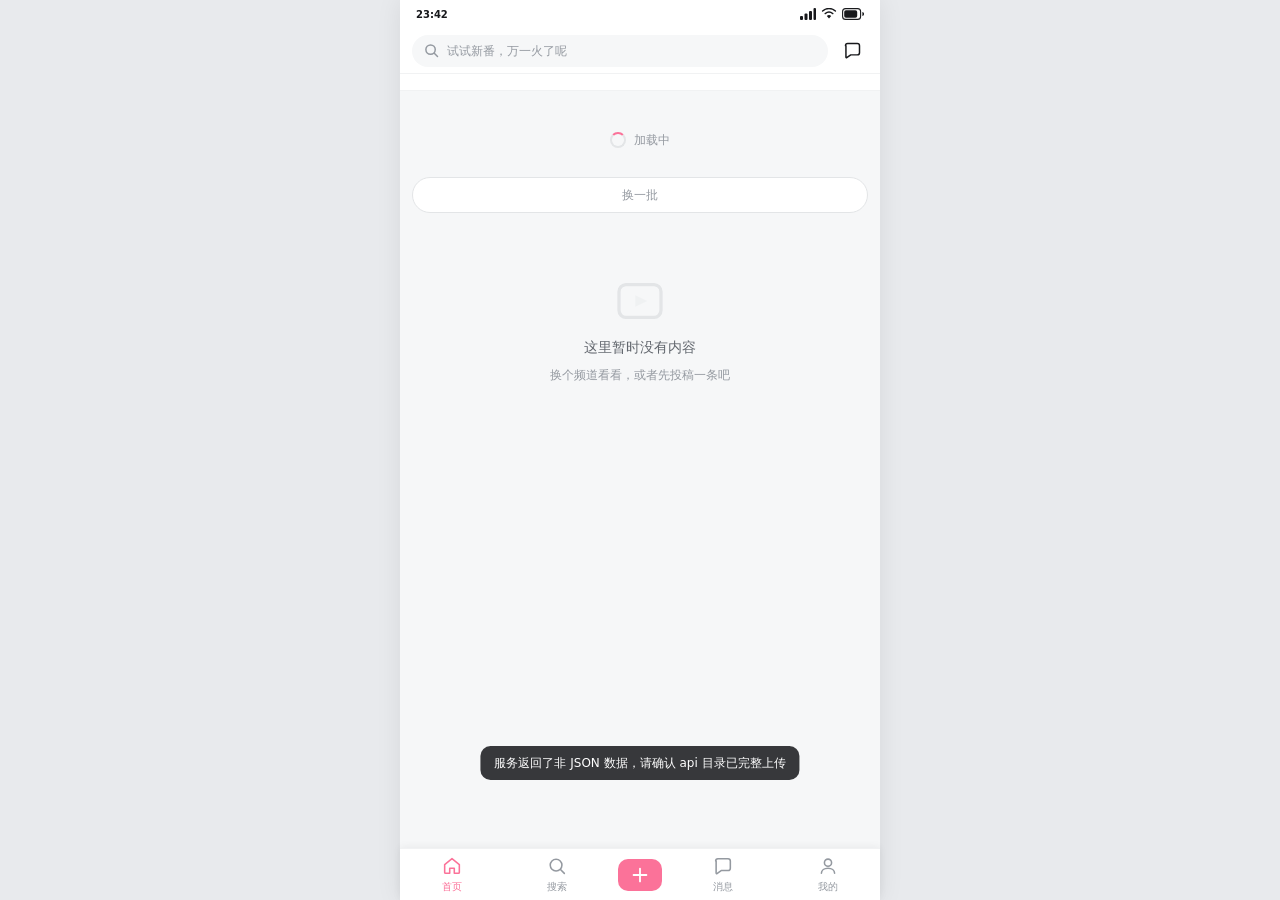
<file: index.html>
<!DOCTYPE html>
<html lang="zh-CN">
<head>
<meta charset="UTF-8" />
<meta name="viewport" content="width=device-width, initial-scale=1, viewport-fit=cover" />
<meta name="theme-color" content="#FB7299" />
<title>BiliLite - 首页</title>
<link rel="stylesheet" href="assets/css/app.css" />
<link rel="icon" href="data:image/svg+xml,%3Csvg xmlns='http://www.w3.org/2000/svg' viewBox='0 0 32 32'%3E%3Crect width='32' height='32' rx='8' fill='%23FB7299'/%3E%3Ctext x='16' y='22' font-size='16' text-anchor='middle' fill='%23fff' font-family='sans-serif'%3EB%3C/text%3E%3C/svg%3E" />
</head>
<body data-page="home">
<div class="app">

  <header class="statusbar" aria-label="状态栏">
    <span data-clock>09:41</span>
    <span class="statusbar__right">
      <svg width="16" height="12" viewBox="0 0 16 12" fill="none" aria-hidden="true"><rect x="0" y="8" width="3" height="4" rx="1" fill="currentColor"/><rect x="4.5" y="5.5" width="3" height="6.5" rx="1" fill="currentColor"/><rect x="9" y="3" width="3" height="9" rx="1" fill="currentColor"/><rect x="13.5" y="0" width="2.5" height="12" rx="1" fill="currentColor"/></svg>
      <svg width="16" height="12" viewBox="0 0 16 12" fill="none" aria-hidden="true"><path d="M8 10.5l2.2-2.6a3.3 3.3 0 0 0-4.4 0L8 10.5z" fill="currentColor"/><path d="M4.2 5.6a6 6 0 0 1 7.6 0M1.6 3a9.4 9.4 0 0 1 12.8 0" stroke="currentColor" stroke-width="1.4" stroke-linecap="round"/></svg>
      <svg width="22" height="12" viewBox="0 0 22 12" fill="none" aria-hidden="true"><rect x="0.6" y="0.6" width="18" height="10.8" rx="3" stroke="currentColor" stroke-width="1.1"/><rect x="2.2" y="2.2" width="13" height="7.6" rx="1.8" fill="currentColor"/><path d="M20.4 4v4c1.2-.4 1.6-1 1.6-2s-.4-1.6-1.6-2z" fill="currentColor"/></svg>
    </span>
  </header>

  <header class="appbar">
    <a class="searchbar__field" href="search.html" style="flex:1;text-decoration:none;" aria-label="前往搜索页">
      <svg width="15" height="15" viewBox="0 0 16 16" fill="none" aria-hidden="true"><circle cx="7" cy="7" r="5" stroke="currentColor" stroke-width="1.6"/><path d="M11 11l3.4 3.4" stroke="currentColor" stroke-width="1.6" stroke-linecap="round"/></svg>
      <span>试试新番，万一火了呢</span>
    </a>
    <a class="iconbtn" href="message.html" aria-label="消息中心">
      <svg width="21" height="21" viewBox="0 0 24 24" fill="none" aria-hidden="true"><path d="M4 6.5A2.5 2.5 0 0 1 6.5 4h11A2.5 2.5 0 0 1 20 6.5v8a2.5 2.5 0 0 1-2.5 2.5H10l-4.6 3.2A.6.6 0 0 1 4.5 19.6V6.5z" stroke="currentColor" stroke-width="1.7" stroke-linejoin="round"/></svg>
      <span class="badge" data-unread-badge hidden></span>
    </a>
  </header>

  <nav class="tabs" id="channelTabs" aria-label="频道"></nav>

  <main class="page" id="main">
    <div class="grid" id="videoGrid" aria-live="polite"></div>
    <div class="loader" id="loading" hidden>
      <span class="spinner" aria-hidden="true"></span><span>加载中</span>
    </div>
    <button class="loadmore" id="loadMore" type="button">换一批</button>
    <div class="empty" id="emptyState" hidden>
      <svg class="empty__icon" width="56" height="56" viewBox="0 0 24 24" fill="none" aria-hidden="true"><rect x="3" y="5" width="18" height="14" rx="3" stroke="currentColor" stroke-width="1.4"/><path d="M10 9.5l5 2.5-5 2.5v-5z" fill="currentColor" opacity="0.35"/></svg>
      <p class="empty__title">这里暂时没有内容</p>
      <p class="empty__desc">换个频道看看，或者先投稿一条吧</p>
    </div>
  </main>

  <nav class="tabbar" aria-label="底部导航">
    <a class="tabbar__item" data-nav="home" href="index.html">
      <svg viewBox="0 0 24 24" fill="none" aria-hidden="true"><path d="M4 10.4L12 4l8 6.4V19a1 1 0 0 1-1 1h-4.5v-5.5h-5V20H5a1 1 0 0 1-1-1v-8.6z" stroke="currentColor" stroke-width="1.7" stroke-linejoin="round"/></svg>
      <span>首页</span>
    </a>
    <a class="tabbar__item" data-nav="search" href="search.html">
      <svg viewBox="0 0 24 24" fill="none" aria-hidden="true"><circle cx="11" cy="11" r="6.4" stroke="currentColor" stroke-width="1.7"/><path d="M15.8 15.8L20 20" stroke="currentColor" stroke-width="1.7" stroke-linecap="round"/></svg>
      <span>搜索</span>
    </a>
    <button class="tabbar__item tabbar__publish" id="publishBtn" type="button" aria-label="投稿">
      <span class="tabbar__publish-btn">
        <svg width="22" height="22" viewBox="0 0 24 24" fill="none" aria-hidden="true"><path d="M12 5v14M5 12h14" stroke="currentColor" stroke-width="2" stroke-linecap="round"/></svg>
      </span>
    </button>
    <a class="tabbar__item" data-nav="message" href="message.html">
      <span style="position:relative;display:inline-flex;">
        <svg viewBox="0 0 24 24" fill="none" aria-hidden="true"><path d="M4 6.5A2.5 2.5 0 0 1 6.5 4h11A2.5 2.5 0 0 1 20 6.5v8a2.5 2.5 0 0 1-2.5 2.5H10l-4.6 3.2A.6.6 0 0 1 4.5 19.6V6.5z" stroke="currentColor" stroke-width="1.7" stroke-linejoin="round"/></svg>
        <span class="badge" data-unread-badge hidden style="top:-2px;left:12px;"></span>
      </span>
      <span>消息</span>
    </a>
    <a class="tabbar__item" data-nav="mine" href="mine.html">
      <svg viewBox="0 0 24 24" fill="none" aria-hidden="true"><circle cx="12" cy="8.4" r="3.9" stroke="currentColor" stroke-width="1.7"/><path d="M4.8 20c0-3.4 3.2-5.6 7.2-5.6s7.2 2.2 7.2 5.6" stroke="currentColor" stroke-width="1.7" stroke-linecap="round"/></svg>
      <span>我的</span>
    </a>
  </nav>

  <!-- 投稿弹层 -->
  <div class="sheet" id="publishSheet" role="dialog" aria-modal="true" aria-labelledby="publishTitle">
    <div class="sheet__mask" data-close-sheet></div>
    <div class="sheet__panel">
      <div class="sheet__head">
        <h2 class="sheet__title" id="publishTitle">投稿</h2>
        <button class="sheet__close" type="button" data-close-sheet aria-label="关闭">
          <svg width="18" height="18" viewBox="0 0 24 24" fill="none" aria-hidden="true"><path d="M6 6l12 12M18 6L6 18" stroke="currentColor" stroke-width="1.8" stroke-linecap="round"/></svg>
        </button>
      </div>
      <form id="publishForm" novalidate>
        <div class="field">
          <label class="field__label" for="pubTitle">标题</label>
          <input class="input" id="pubTitle" name="title" type="text" maxlength="60" placeholder="起个好名字，标题最多 60 字" />
        </div>
        <div class="field">
          <label class="field__label" for="pubDesc">简介</label>
          <textarea class="textarea" id="pubDesc" name="desc" maxlength="500" placeholder="简单介绍一下你的作品"></textarea>
        </div>
        <div class="field">
          <label class="field__label" for="pubCat">分区</label>
          <select class="select" id="pubCat" name="cat">
            <option>动画</option><option>音乐</option><option>游戏</option><option>科技</option>
            <option>生活</option><option>知识</option><option>影视</option><option>美食</option>
          </select>
        </div>
        <div class="field">
          <span class="field__label">封面配色</span>
          <div class="color-row">
            <input id="pubColorA" type="color" value="#3a3550" aria-label="封面色 A" />
            <input id="pubColorB" type="color" value="#6d6390" aria-label="封面色 B" />
          </div>
        </div>
        <p class="form-error" id="pubError" role="alert"></p>
        <button class="btn btn--primary btn--block" type="submit" id="pubSubmit">发布投稿</button>
      </form>
    </div>
  </div>

</div>
<script src="assets/js/core.js"></script>
<script src="assets/js/home.js"></script>
</body>
</html>
</file>
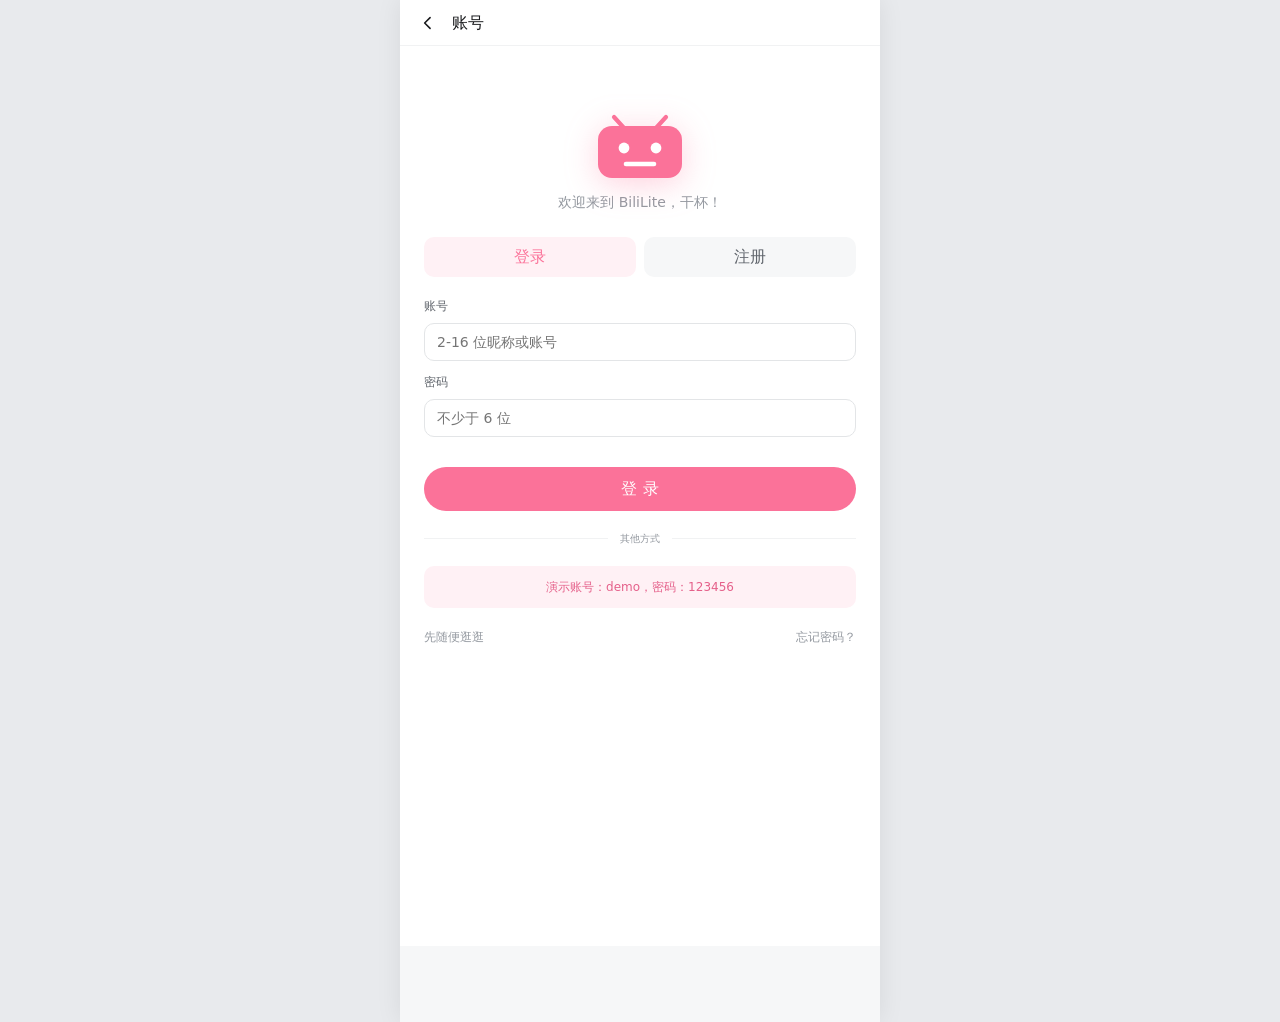
<file: login.html>
<!DOCTYPE html>
<html lang="zh-CN">
<head>
<meta charset="UTF-8" />
<meta name="viewport" content="width=device-width, initial-scale=1, viewport-fit=cover" />
<meta name="theme-color" content="#FB7299" />
<title>BiliLite - 登录</title>
<link rel="stylesheet" href="assets/css/app.css" />
<link rel="icon" href="data:image/svg+xml,%3Csvg xmlns='http://www.w3.org/2000/svg' viewBox='0 0 32 32'%3E%3Crect width='32' height='32' rx='8' fill='%23FB7299'/%3E%3Ctext x='16' y='22' font-size='16' text-anchor='middle' fill='%23fff' font-family='sans-serif'%3EB%3C/text%3E%3C/svg%3E" />
</head>
<body data-page="login">
<div class="app">

  <header class="appbar">
    <a class="iconbtn" id="backBtn" href="index.html" aria-label="返回首页">
      <svg width="20" height="20" viewBox="0 0 24 24" fill="none" aria-hidden="true"><path d="M14.5 5.5L8 12l6.5 6.5" stroke="currentColor" stroke-width="1.9" stroke-linecap="round" stroke-linejoin="round"/></svg>
    </a>
    <h1 class="appbar__title">账号</h1>
    <span style="width:32px;"></span>
  </header>

  <main class="page page--plain" id="main">
    <section class="login">

      <div class="login__logo">
        <svg width="112" height="78" viewBox="0 0 112 78" role="img" aria-label="BiliLite">
          <g fill="none" stroke="#FB7299" stroke-width="4.2" stroke-linecap="round">
            <path d="M40 26L30 15M72 26l10-11" />
          </g>
          <rect x="14" y="24" width="84" height="52" rx="14" fill="#FB7299" />
          <circle cx="40" cy="46" r="5.4" fill="#FFFFFF" />
          <circle cx="72" cy="46" r="5.4" fill="#FFFFFF" />
          <path d="M42 62h28" stroke="#FFFFFF" stroke-width="4.6" stroke-linecap="round" />
        </svg>
        <p class="login__slogan">欢迎来到 BiliLite，干杯！</p>
      </div>

      <div class="login__tabs" role="tablist" aria-label="登录或注册">
        <button class="login__tab is-active" id="loginTab" type="button" role="tab" aria-selected="true" aria-controls="authForm">登录</button>
        <button class="login__tab" id="registerTab" type="button" role="tab" aria-selected="false" aria-controls="authForm">注册</button>
      </div>

      <form id="authForm" novalidate>
        <div class="field">
          <label class="field__label" for="username">账号</label>
          <input class="input" id="username" name="username" type="text" autocomplete="username"
                 maxlength="16" placeholder="2-16 位昵称或账号" />
        </div>

        <div class="field" id="nicknameField" hidden>
          <label class="field__label" for="nickname">昵称（选填）</label>
          <input class="input" id="nickname" name="nickname" type="text" maxlength="16" placeholder="给自己起个昵称" />
        </div>

        <div class="field">
          <label class="field__label" for="password">密码</label>
          <input class="input" id="password" name="password" type="password" autocomplete="current-password"
                 maxlength="32" placeholder="不少于 6 位" />
        </div>

        <div class="field" id="confirmField" hidden>
          <label class="field__label" for="confirm">确认密码</label>
          <input class="input" id="confirm" name="confirm" type="password" autocomplete="new-password"
                 maxlength="32" placeholder="再输入一次密码" />
        </div>

        <p class="form-error" id="formError" role="alert"></p>

        <button class="btn btn--primary btn--block" id="submitBtn" type="submit">登 录</button>
      </form>

      <div class="divider">其他方式</div>

      <p class="guest-tip" id="guestTip">
        演示账号：demo，密码：123456
      </p>

      <div class="login__foot">
        <a href="index.html" id="guestLink">先随便逛逛</a>
        <a href="#" id="forgotLink">忘记密码？</a>
      </div>

    </section>
  </main>

</div>
<script src="assets/js/core.js"></script>
<script src="assets/js/login.js"></script>
</body>
</html>
</file>
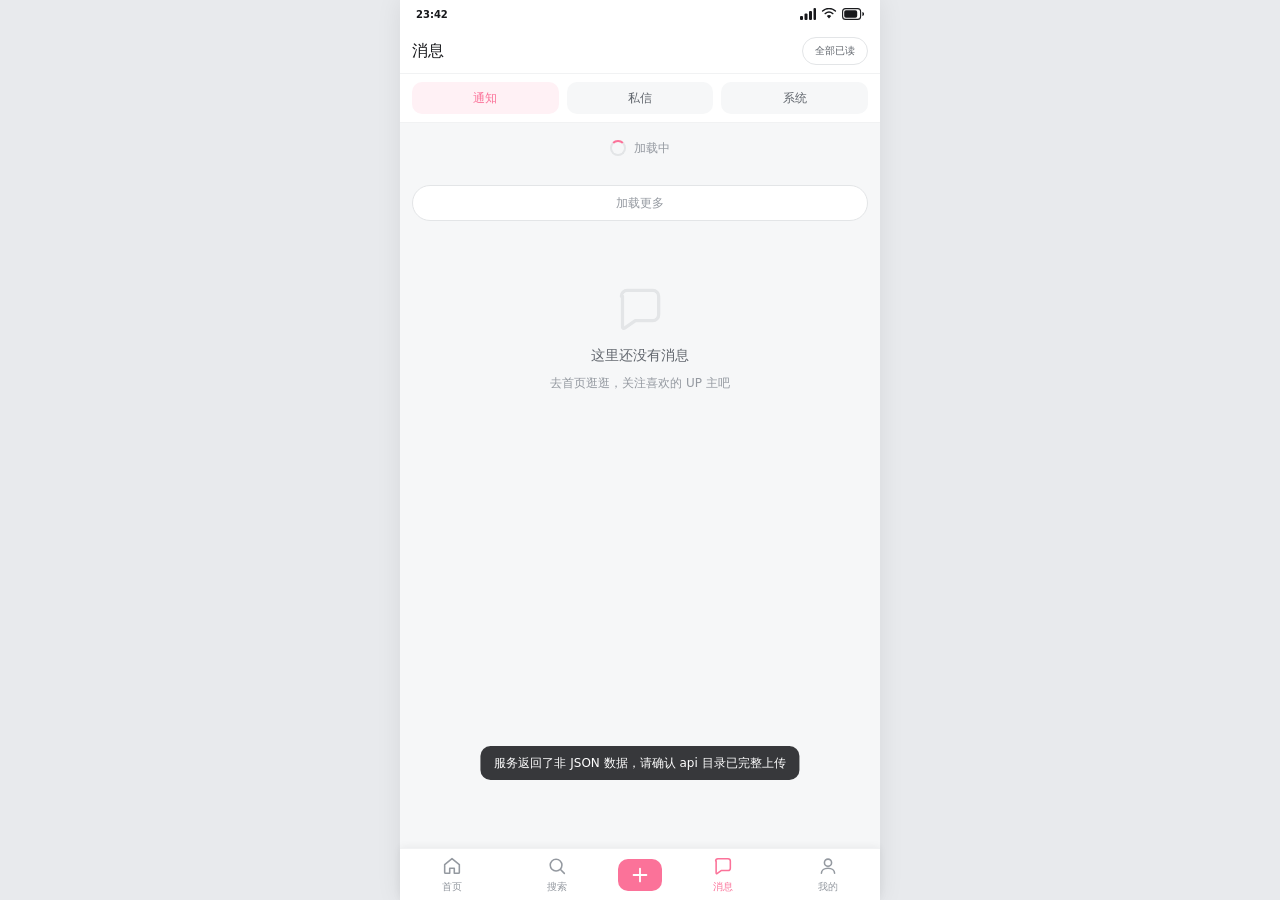
<file: message.html>
<!DOCTYPE html>
<html lang="zh-CN">
<head>
<meta charset="UTF-8" />
<meta name="viewport" content="width=device-width, initial-scale=1, viewport-fit=cover" />
<meta name="theme-color" content="#FB7299" />
<title>BiliLite - 消息</title>
<link rel="stylesheet" href="assets/css/app.css" />
<link rel="icon" href="data:image/svg+xml,%3Csvg xmlns='http://www.w3.org/2000/svg' viewBox='0 0 32 32'%3E%3Crect width='32' height='32' rx='8' fill='%23FB7299'/%3E%3Ctext x='16' y='22' font-size='16' text-anchor='middle' fill='%23fff' font-family='sans-serif'%3EB%3C/text%3E%3C/svg%3E" />
</head>
<body data-page="message">
<div class="app">

  <header class="statusbar" aria-label="状态栏">
    <span data-clock>09:41</span>
    <span class="statusbar__right">
      <svg width="16" height="12" viewBox="0 0 16 12" fill="none" aria-hidden="true"><rect x="0" y="8" width="3" height="4" rx="1" fill="currentColor"/><rect x="4.5" y="5.5" width="3" height="6.5" rx="1" fill="currentColor"/><rect x="9" y="3" width="3" height="9" rx="1" fill="currentColor"/><rect x="13.5" y="0" width="2.5" height="12" rx="1" fill="currentColor"/></svg>
      <svg width="16" height="12" viewBox="0 0 16 12" fill="none" aria-hidden="true"><path d="M8 10.5l2.2-2.6a3.3 3.3 0 0 0-4.4 0L8 10.5z" fill="currentColor"/><path d="M4.2 5.6a6 6 0 0 1 7.6 0M1.6 3a9.4 9.4 0 0 1 12.8 0" stroke="currentColor" stroke-width="1.4" stroke-linecap="round"/></svg>
      <svg width="22" height="12" viewBox="0 0 22 12" fill="none" aria-hidden="true"><rect x="0.6" y="0.6" width="18" height="10.8" rx="3" stroke="currentColor" stroke-width="1.1"/><rect x="2.2" y="2.2" width="13" height="7.6" rx="1.8" fill="currentColor"/><path d="M20.4 4v4c1.2-.4 1.6-1 1.6-2s-.4-1.6-1.6-2z" fill="currentColor"/></svg>
    </span>
  </header>

  <header class="appbar">
    <h1 class="appbar__title">消息</h1>
    <button class="btn btn--ghost btn--sm" id="readAllBtn" type="button">全部已读</button>
  </header>

  <nav class="segment" id="typeSegment" aria-label="消息分类">
    <button class="segment__item is-active" type="button" data-type="notice" aria-pressed="true">通知</button>
    <button class="segment__item" type="button" data-type="dm" aria-pressed="false">私信</button>
    <button class="segment__item" type="button" data-type="system" aria-pressed="false">系统</button>
  </nav>

  <main class="page page--plain" id="main">
    <div class="list" id="messageList" aria-live="polite"></div>

    <div class="loader" id="msgLoading" hidden>
      <span class="spinner" aria-hidden="true"></span><span>加载中</span>
    </div>

    <button class="loadmore" id="loadMore" type="button" hidden>加载更多</button>

    <div class="empty" id="emptyState" hidden>
      <svg class="empty__icon" width="56" height="56" viewBox="0 0 24 24" fill="none" aria-hidden="true"><path d="M4 6.5A2.5 2.5 0 0 1 6.5 4h11A2.5 2.5 0 0 1 20 6.5v8a2.5 2.5 0 0 1-2.5 2.5H10l-4.6 3.2A.6.6 0 0 1 4.5 19.6V6.5z" stroke="currentColor" stroke-width="1.4" stroke-linejoin="round"/></svg>
      <p class="empty__title">这里还没有消息</p>
      <p class="empty__desc">去首页逛逛，关注喜欢的 UP 主吧</p>
    </div>
  </main>

  <nav class="tabbar" aria-label="底部导航">
    <a class="tabbar__item" data-nav="home" href="index.html">
      <svg viewBox="0 0 24 24" fill="none" aria-hidden="true"><path d="M4 10.4L12 4l8 6.4V19a1 1 0 0 1-1 1h-4.5v-5.5h-5V20H5a1 1 0 0 1-1-1v-8.6z" stroke="currentColor" stroke-width="1.7" stroke-linejoin="round"/></svg>
      <span>首页</span>
    </a>
    <a class="tabbar__item" data-nav="search" href="search.html">
      <svg viewBox="0 0 24 24" fill="none" aria-hidden="true"><circle cx="11" cy="11" r="6.4" stroke="currentColor" stroke-width="1.7"/><path d="M15.8 15.8L20 20" stroke="currentColor" stroke-width="1.7" stroke-linecap="round"/></svg>
      <span>搜索</span>
    </a>
    <a class="tabbar__item tabbar__publish" href="index.html#publish" aria-label="投稿">
      <span class="tabbar__publish-btn">
        <svg width="22" height="22" viewBox="0 0 24 24" fill="none" aria-hidden="true"><path d="M12 5v14M5 12h14" stroke="currentColor" stroke-width="2" stroke-linecap="round"/></svg>
      </span>
    </a>
    <a class="tabbar__item" data-nav="message" href="message.html">
      <span style="position:relative;display:inline-flex;">
        <svg viewBox="0 0 24 24" fill="none" aria-hidden="true"><path d="M4 6.5A2.5 2.5 0 0 1 6.5 4h11A2.5 2.5 0 0 1 20 6.5v8a2.5 2.5 0 0 1-2.5 2.5H10l-4.6 3.2A.6.6 0 0 1 4.5 19.6V6.5z" stroke="currentColor" stroke-width="1.7" stroke-linejoin="round"/></svg>
        <span class="badge" data-unread-badge hidden style="top:-2px;left:12px;"></span>
      </span>
      <span>消息</span>
    </a>
    <a class="tabbar__item" data-nav="mine" href="mine.html">
      <svg viewBox="0 0 24 24" fill="none" aria-hidden="true"><circle cx="12" cy="8.4" r="3.9" stroke="currentColor" stroke-width="1.7"/><path d="M4.8 20c0-3.4 3.2-5.6 7.2-5.6s7.2 2.2 7.2 5.6" stroke="currentColor" stroke-width="1.7" stroke-linecap="round"/></svg>
      <span>我的</span>
    </a>
  </nav>

</div>
<script src="assets/js/core.js"></script>
<script src="assets/js/message.js"></script>
</body>
</html>
</file>
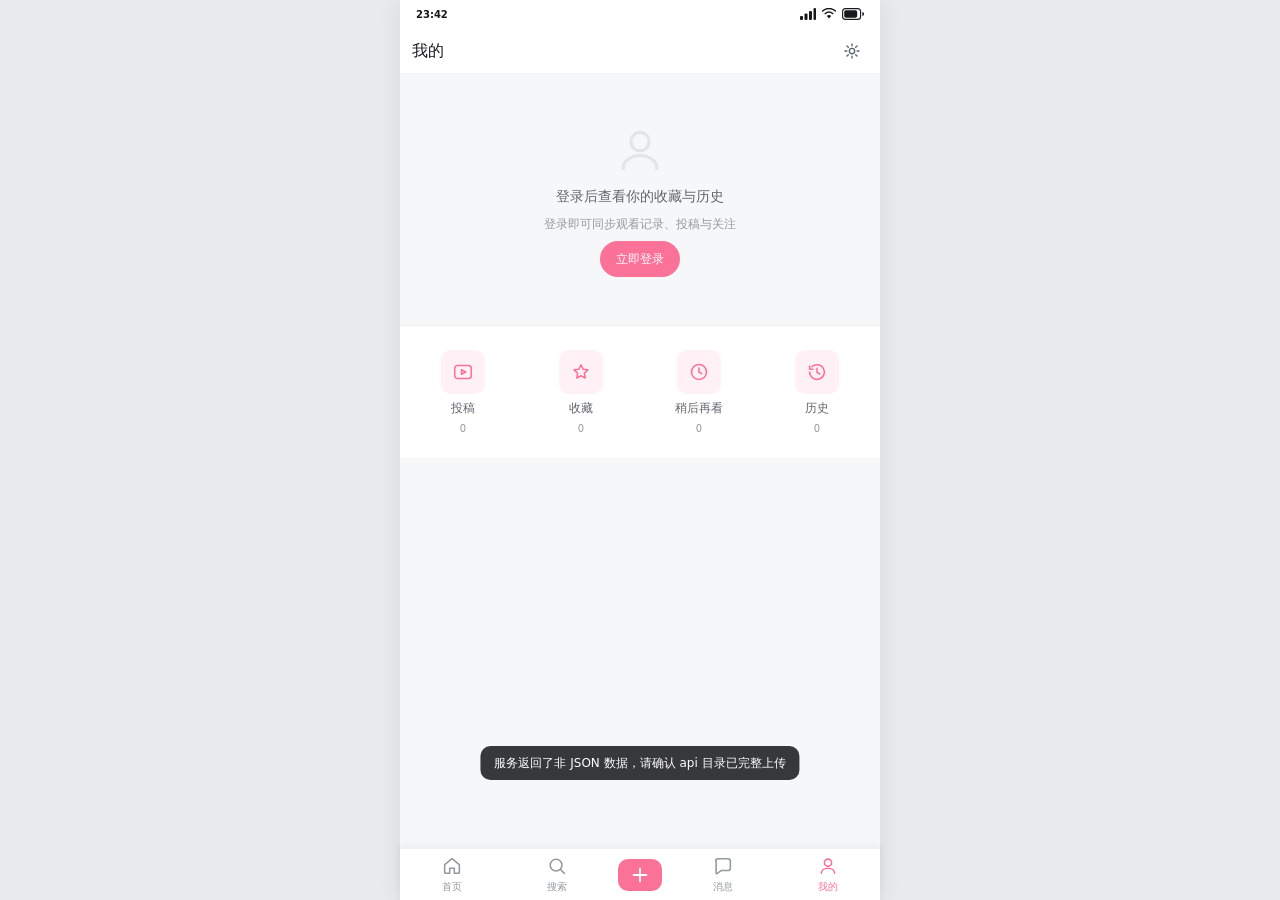
<file: mine.html>
<!DOCTYPE html>
<html lang="zh-CN">
<head>
<meta charset="UTF-8" />
<meta name="viewport" content="width=device-width, initial-scale=1, viewport-fit=cover" />
<meta name="theme-color" content="#FB7299" />
<title>BiliLite - 我的</title>
<link rel="stylesheet" href="assets/css/app.css" />
<link rel="icon" href="data:image/svg+xml,%3Csvg xmlns='http://www.w3.org/2000/svg' viewBox='0 0 32 32'%3E%3Crect width='32' height='32' rx='8' fill='%23FB7299'/%3E%3Ctext x='16' y='22' font-size='16' text-anchor='middle' fill='%23fff' font-family='sans-serif'%3EB%3C/text%3E%3C/svg%3E" />
</head>
<body data-page="mine">
<div class="app">

  <header class="statusbar" aria-label="状态栏">
    <span data-clock>09:41</span>
    <span class="statusbar__right">
      <svg width="16" height="12" viewBox="0 0 16 12" fill="none" aria-hidden="true"><rect x="0" y="8" width="3" height="4" rx="1" fill="currentColor"/><rect x="4.5" y="5.5" width="3" height="6.5" rx="1" fill="currentColor"/><rect x="9" y="3" width="3" height="9" rx="1" fill="currentColor"/><rect x="13.5" y="0" width="2.5" height="12" rx="1" fill="currentColor"/></svg>
      <svg width="16" height="12" viewBox="0 0 16 12" fill="none" aria-hidden="true"><path d="M8 10.5l2.2-2.6a3.3 3.3 0 0 0-4.4 0L8 10.5z" fill="currentColor"/><path d="M4.2 5.6a6 6 0 0 1 7.6 0M1.6 3a9.4 9.4 0 0 1 12.8 0" stroke="currentColor" stroke-width="1.4" stroke-linecap="round"/></svg>
      <svg width="22" height="12" viewBox="0 0 22 12" fill="none" aria-hidden="true"><rect x="0.6" y="0.6" width="18" height="10.8" rx="3" stroke="currentColor" stroke-width="1.1"/><rect x="2.2" y="2.2" width="13" height="7.6" rx="1.8" fill="currentColor"/><path d="M20.4 4v4c1.2-.4 1.6-1 1.6-2s-.4-1.6-1.6-2z" fill="currentColor"/></svg>
    </span>
  </header>

  <header class="appbar">
    <h1 class="appbar__title">我的</h1>
    <button class="iconbtn iconbtn--muted" id="settingBtn" type="button" aria-label="设置">
      <svg width="20" height="20" viewBox="0 0 24 24" fill="none" aria-hidden="true"><circle cx="12" cy="12" r="3.2" stroke="currentColor" stroke-width="1.7"/><path d="M12 3.6v2.2M12 18.2v2.2M20.4 12h-2.2M5.8 12H3.6M18 6l-1.6 1.6M7.6 16.4L6 18M18 18l-1.6-1.6M7.6 7.6L6 6" stroke="currentColor" stroke-width="1.7" stroke-linecap="round"/></svg>
    </button>
  </header>

  <main class="page page--plain" id="main">

    <!-- 未登录引导 -->
    <section class="empty" id="loginHint" hidden>
      <svg class="empty__icon" width="56" height="56" viewBox="0 0 24 24" fill="none" aria-hidden="true"><circle cx="12" cy="8.4" r="3.9" stroke="currentColor" stroke-width="1.4"/><path d="M4.8 20c0-3.4 3.2-5.6 7.2-5.6s7.2 2.2 7.2 5.6" stroke="currentColor" stroke-width="1.4" stroke-linecap="round"/></svg>
      <p class="empty__title">登录后查看你的收藏与历史</p>
      <p class="empty__desc">登录即可同步观看记录、投稿与关注</p>
      <a class="btn btn--primary" id="goLoginBtn" href="login.html?redirect=mine.html">立即登录</a>
    </section>

    <!-- 资料卡 -->
    <section class="profile" id="profileCard" hidden aria-label="用户资料">
      <div class="profile__top">
        <span class="avatar avatar--lg" id="profileAvatar"></span>
        <div class="profile__info">
          <div class="profile__name">
            <span id="profileName">—</span>
            <span class="level" id="profileLevel">LV1</span>
          </div>
          <p class="profile__sig" id="profileSig">—</p>
        </div>
        <button class="iconbtn iconbtn--muted" id="settingBtn2" type="button" aria-label="账号设置">
          <svg width="20" height="20" viewBox="0 0 24 24" fill="none" aria-hidden="true"><circle cx="12" cy="12" r="3.2" stroke="currentColor" stroke-width="1.7"/><path d="M12 3.6v2.2M12 18.2v2.2M20.4 12h-2.2M5.8 12H3.6M18 6l-1.6 1.6M7.6 16.4L6 18M18 18l-1.6-1.6M7.6 7.6L6 6" stroke="currentColor" stroke-width="1.7" stroke-linecap="round"/></svg>
        </button>
      </div>
      <div class="profile__stats">
        <div class="profile__stat"><b id="statFollowing">0</b><span>关注</span></div>
        <div class="profile__stat"><b id="statFollowers">0</b><span>粉丝</span></div>
        <div class="profile__stat"><b id="statLikes">0</b><span>获赞</span></div>
      </div>
    </section>

    <!-- 入口宫格 -->
    <nav class="entries" id="entries" hidden aria-label="我的内容">
      <button class="entry" type="button" data-entry="videos">
        <span class="entry__icon">
          <svg width="22" height="22" viewBox="0 0 24 24" fill="none" aria-hidden="true"><rect x="3" y="5" width="18" height="14" rx="3" stroke="currentColor" stroke-width="1.7"/><path d="M10.4 9.6l4.6 2.4-4.6 2.4V9.6z" stroke="currentColor" stroke-width="1.7" stroke-linejoin="round"/></svg>
        </span>
        <span>投稿</span>
        <span class="entry__count" data-count="videos">0</span>
      </button>
      <button class="entry" type="button" data-entry="favorites">
        <span class="entry__icon">
          <svg width="22" height="22" viewBox="0 0 24 24" fill="none" aria-hidden="true"><path d="M12 4.2l2.3 4.8 5.2.7-3.8 3.7.9 5.2-4.6-2.5-4.6 2.5.9-5.2L4.5 9.7l5.2-.7L12 4.2z" stroke="currentColor" stroke-width="1.7" stroke-linejoin="round"/></svg>
        </span>
        <span>收藏</span>
        <span class="entry__count" data-count="favorites">0</span>
      </button>
      <button class="entry" type="button" data-entry="watch_later">
        <span class="entry__icon">
          <svg width="22" height="22" viewBox="0 0 24 24" fill="none" aria-hidden="true"><circle cx="12" cy="12" r="8.2" stroke="currentColor" stroke-width="1.7"/><path d="M12 7.6V12l3 1.8" stroke="currentColor" stroke-width="1.7" stroke-linecap="round" stroke-linejoin="round"/></svg>
        </span>
        <span>稍后再看</span>
        <span class="entry__count" data-count="watch_later">0</span>
      </button>
      <button class="entry" type="button" data-entry="history">
        <span class="entry__icon">
          <svg width="22" height="22" viewBox="0 0 24 24" fill="none" aria-hidden="true"><path d="M4 12a8 8 0 1 0 2.4-5.7" stroke="currentColor" stroke-width="1.7" stroke-linecap="round"/><path d="M4 5.4V9h3.6" stroke="currentColor" stroke-width="1.7" stroke-linecap="round" stroke-linejoin="round"/><path d="M12 8v4.4l3 1.8" stroke="currentColor" stroke-width="1.7" stroke-linecap="round"/></svg>
        </span>
        <span>历史</span>
        <span class="entry__count" data-count="history">0</span>
      </button>
    </nav>

    <!-- 列表区 -->
    <section class="section" id="listSection" hidden aria-labelledby="listTitle">
      <div class="section__head">
        <h2 class="section__title" id="listTitle">最近观看</h2>
        <span class="section__more" id="listCount"></span>
      </div>
      <div class="list" id="myList" aria-live="polite"></div>
      <div class="loader" id="listLoading" hidden><span class="spinner" aria-hidden="true"></span><span>加载中</span></div>
      <div class="empty" id="listEmpty" hidden>
        <svg class="empty__icon" width="52" height="52" viewBox="0 0 24 24" fill="none" aria-hidden="true"><rect x="3" y="5" width="18" height="14" rx="3" stroke="currentColor" stroke-width="1.4"/><path d="M10.4 9.6l4.6 2.4-4.6 2.4V9.6z" stroke="currentColor" stroke-width="1.4" stroke-linejoin="round"/></svg>
        <p class="empty__title" id="listEmptyTitle">这里还没有内容</p>
        <p class="empty__desc" id="listEmptyDesc">去首页看看精彩内容吧</p>
      </div>
    </section>

    <div class="section" id="actionSection" hidden>
      <div class="section__head">
        <button class="btn btn--ghost btn--block" id="logoutBtn" type="button">退出登录</button>
      </div>
    </div>

  </main>

  <nav class="tabbar" aria-label="底部导航">
    <a class="tabbar__item" data-nav="home" href="index.html">
      <svg viewBox="0 0 24 24" fill="none" aria-hidden="true"><path d="M4 10.4L12 4l8 6.4V19a1 1 0 0 1-1 1h-4.5v-5.5h-5V20H5a1 1 0 0 1-1-1v-8.6z" stroke="currentColor" stroke-width="1.7" stroke-linejoin="round"/></svg>
      <span>首页</span>
    </a>
    <a class="tabbar__item" data-nav="search" href="search.html">
      <svg viewBox="0 0 24 24" fill="none" aria-hidden="true"><circle cx="11" cy="11" r="6.4" stroke="currentColor" stroke-width="1.7"/><path d="M15.8 15.8L20 20" stroke="currentColor" stroke-width="1.7" stroke-linecap="round"/></svg>
      <span>搜索</span>
    </a>
    <a class="tabbar__item tabbar__publish" href="index.html#publish" aria-label="投稿">
      <span class="tabbar__publish-btn">
        <svg width="22" height="22" viewBox="0 0 24 24" fill="none" aria-hidden="true"><path d="M12 5v14M5 12h14" stroke="currentColor" stroke-width="2" stroke-linecap="round"/></svg>
      </span>
    </a>
    <a class="tabbar__item" data-nav="message" href="message.html">
      <span style="position:relative;display:inline-flex;">
        <svg viewBox="0 0 24 24" fill="none" aria-hidden="true"><path d="M4 6.5A2.5 2.5 0 0 1 6.5 4h11A2.5 2.5 0 0 1 20 6.5v8a2.5 2.5 0 0 1-2.5 2.5H10l-4.6 3.2A.6.6 0 0 1 4.5 19.6V6.5z" stroke="currentColor" stroke-width="1.7" stroke-linejoin="round"/></svg>
        <span class="badge" data-unread-badge hidden style="top:-2px;left:12px;"></span>
      </span>
      <span>消息</span>
    </a>
    <a class="tabbar__item" data-nav="mine" href="mine.html">
      <svg viewBox="0 0 24 24" fill="none" aria-hidden="true"><circle cx="12" cy="8.4" r="3.9" stroke="currentColor" stroke-width="1.7"/><path d="M4.8 20c0-3.4 3.2-5.6 7.2-5.6s7.2 2.2 7.2 5.6" stroke="currentColor" stroke-width="1.7" stroke-linecap="round"/></svg>
      <span>我的</span>
    </a>
  </nav>

</div>
<script src="assets/js/core.js"></script>
<script src="assets/js/mine.js"></script>
</body>
</html>
</file>
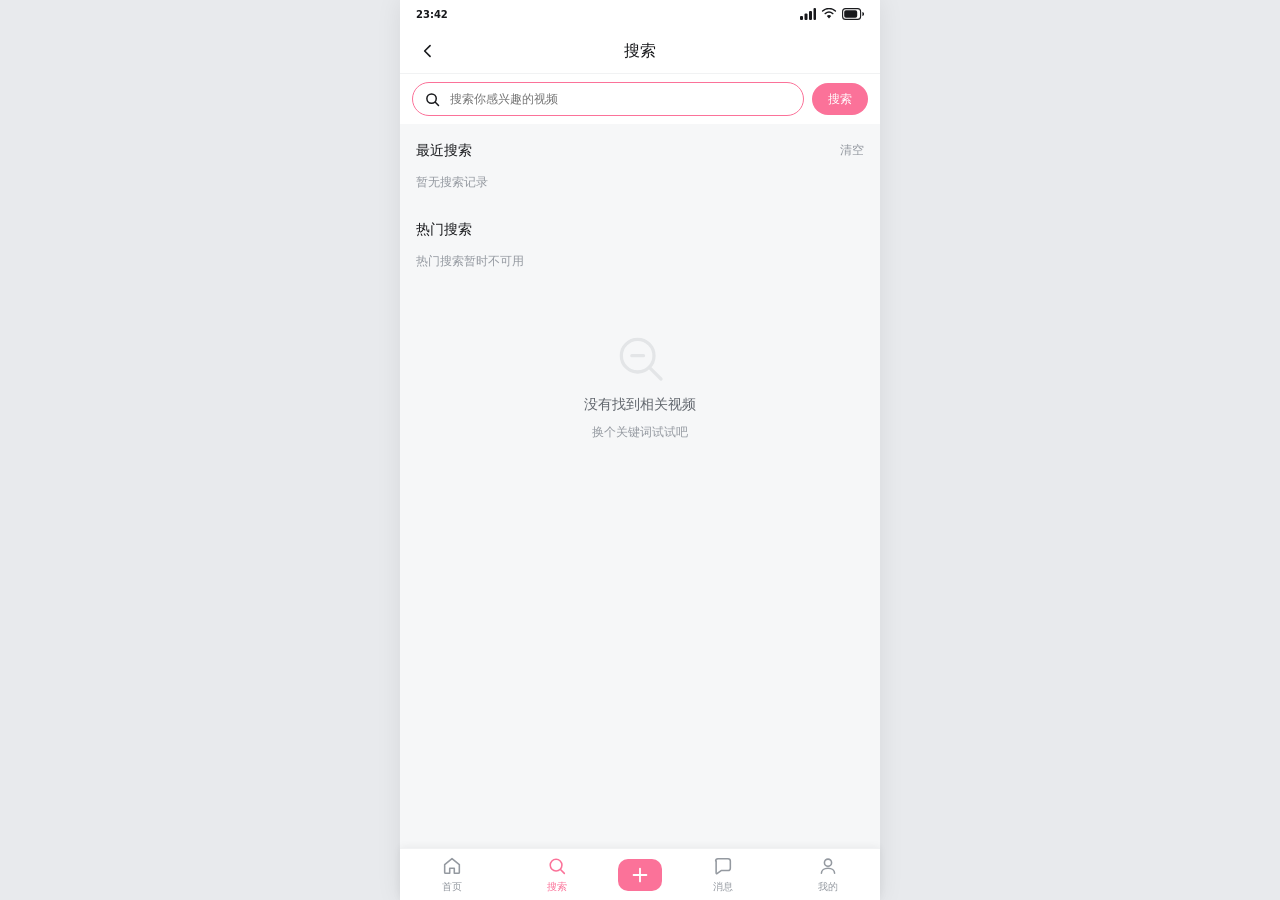
<file: search.html>
<!DOCTYPE html>
<html lang="zh-CN">
<head>
<meta charset="UTF-8" />
<meta name="viewport" content="width=device-width, initial-scale=1, viewport-fit=cover" />
<meta name="theme-color" content="#FB7299" />
<title>BiliLite - 搜索</title>
<link rel="stylesheet" href="assets/css/app.css" />
<link rel="icon" href="data:image/svg+xml,%3Csvg xmlns='http://www.w3.org/2000/svg' viewBox='0 0 32 32'%3E%3Crect width='32' height='32' rx='8' fill='%23FB7299'/%3E%3Ctext x='16' y='22' font-size='16' text-anchor='middle' fill='%23fff' font-family='sans-serif'%3EB%3C/text%3E%3C/svg%3E" />
</head>
<body data-page="search">
<div class="app">

  <header class="statusbar" aria-label="状态栏">
    <span data-clock>09:41</span>
    <span class="statusbar__right">
      <svg width="16" height="12" viewBox="0 0 16 12" fill="none" aria-hidden="true"><rect x="0" y="8" width="3" height="4" rx="1" fill="currentColor"/><rect x="4.5" y="5.5" width="3" height="6.5" rx="1" fill="currentColor"/><rect x="9" y="3" width="3" height="9" rx="1" fill="currentColor"/><rect x="13.5" y="0" width="2.5" height="12" rx="1" fill="currentColor"/></svg>
      <svg width="16" height="12" viewBox="0 0 16 12" fill="none" aria-hidden="true"><path d="M8 10.5l2.2-2.6a3.3 3.3 0 0 0-4.4 0L8 10.5z" fill="currentColor"/><path d="M4.2 5.6a6 6 0 0 1 7.6 0M1.6 3a9.4 9.4 0 0 1 12.8 0" stroke="currentColor" stroke-width="1.4" stroke-linecap="round"/></svg>
      <svg width="22" height="12" viewBox="0 0 22 12" fill="none" aria-hidden="true"><rect x="0.6" y="0.6" width="18" height="10.8" rx="3" stroke="currentColor" stroke-width="1.1"/><rect x="2.2" y="2.2" width="13" height="7.6" rx="1.8" fill="currentColor"/><path d="M20.4 4v4c1.2-.4 1.6-1 1.6-2s-.4-1.6-1.6-2z" fill="currentColor"/></svg>
    </span>
  </header>

  <header class="appbar appbar--center">
    <a class="iconbtn" href="index.html" aria-label="返回首页">
      <svg width="20" height="20" viewBox="0 0 24 24" fill="none" aria-hidden="true"><path d="M14.5 5.5L8 12l6.5 6.5" stroke="currentColor" stroke-width="1.9" stroke-linecap="round" stroke-linejoin="round"/></svg>
    </a>
    <h1 class="appbar__title">搜索</h1>
    <span style="width:32px;"></span>
  </header>

  <div class="searchbar">
    <label class="search-page__field" for="searchInput">
      <svg width="15" height="15" viewBox="0 0 16 16" fill="none" aria-hidden="true"><circle cx="7" cy="7" r="5" stroke="currentColor" stroke-width="1.6"/><path d="M11 11l3.4 3.4" stroke="currentColor" stroke-width="1.6" stroke-linecap="round"/></svg>
      <input id="searchInput" type="search" placeholder="搜索你感兴趣的视频" autocomplete="off" />
    </label>
    <button class="searchbar__submit" id="searchBtn" type="button">搜索</button>
  </div>

  <main class="page page--plain" id="main">

    <section aria-labelledby="historyTitle" id="historyBlock">
      <div class="block-head">
        <span id="historyTitle">最近搜索</span>
        <button class="block-head__action" id="clearHistory" type="button">清空</button>
      </div>
      <div class="chip-row" id="historyChips"></div>
    </section>

    <section aria-labelledby="hotTitle" id="hotBlock">
      <div class="block-head">
        <span id="hotTitle">热门搜索</span>
      </div>
      <div class="chip-row" id="hotChips"></div>
    </section>

    <section id="resultBlock" hidden>
      <div class="block-head">
        <span id="resultTitle">搜索结果</span>
        <span class="block-head__action" id="resultCount"></span>
      </div>
      <div class="list" id="resultList"></div>
      <div class="loader" id="resultLoading" hidden><span class="spinner" aria-hidden="true"></span><span>搜索中</span></div>
    </section>

    <div class="empty" id="emptyState" hidden>
      <svg class="empty__icon" width="56" height="56" viewBox="0 0 24 24" fill="none" aria-hidden="true"><circle cx="11" cy="11" r="7" stroke="currentColor" stroke-width="1.4"/><path d="M16.2 16.2L21 21" stroke="currentColor" stroke-width="1.4" stroke-linecap="round"/><path d="M8.5 11h5" stroke="currentColor" stroke-width="1.4" stroke-linecap="round"/></svg>
      <p class="empty__title">没有找到相关视频</p>
      <p class="empty__desc">换个关键词试试吧</p>
    </div>

  </main>

  <nav class="tabbar" aria-label="底部导航">
    <a class="tabbar__item" data-nav="home" href="index.html">
      <svg viewBox="0 0 24 24" fill="none" aria-hidden="true"><path d="M4 10.4L12 4l8 6.4V19a1 1 0 0 1-1 1h-4.5v-5.5h-5V20H5a1 1 0 0 1-1-1v-8.6z" stroke="currentColor" stroke-width="1.7" stroke-linejoin="round"/></svg>
      <span>首页</span>
    </a>
    <a class="tabbar__item" data-nav="search" href="search.html">
      <svg viewBox="0 0 24 24" fill="none" aria-hidden="true"><circle cx="11" cy="11" r="6.4" stroke="currentColor" stroke-width="1.7"/><path d="M15.8 15.8L20 20" stroke="currentColor" stroke-width="1.7" stroke-linecap="round"/></svg>
      <span>搜索</span>
    </a>
    <button class="tabbar__item tabbar__publish" id="publishBtn" type="button" aria-label="投稿">
      <span class="tabbar__publish-btn">
        <svg width="22" height="22" viewBox="0 0 24 24" fill="none" aria-hidden="true"><path d="M12 5v14M5 12h14" stroke="currentColor" stroke-width="2" stroke-linecap="round"/></svg>
      </span>
    </button>
    <a class="tabbar__item" data-nav="message" href="message.html">
      <span style="position:relative;display:inline-flex;">
        <svg viewBox="0 0 24 24" fill="none" aria-hidden="true"><path d="M4 6.5A2.5 2.5 0 0 1 6.5 4h11A2.5 2.5 0 0 1 20 6.5v8a2.5 2.5 0 0 1-2.5 2.5H10l-4.6 3.2A.6.6 0 0 1 4.5 19.6V6.5z" stroke="currentColor" stroke-width="1.7" stroke-linejoin="round"/></svg>
        <span class="badge" data-unread-badge hidden style="top:-2px;left:12px;"></span>
      </span>
      <span>消息</span>
    </a>
    <a class="tabbar__item" data-nav="mine" href="mine.html">
      <svg viewBox="0 0 24 24" fill="none" aria-hidden="true"><circle cx="12" cy="8.4" r="3.9" stroke="currentColor" stroke-width="1.7"/><path d="M4.8 20c0-3.4 3.2-5.6 7.2-5.6s7.2 2.2 7.2 5.6" stroke="currentColor" stroke-width="1.7" stroke-linecap="round"/></svg>
      <span>我的</span>
    </a>
  </nav>

  <!-- 投稿弹层 -->
  <div class="sheet" id="publishSheet" role="dialog" aria-modal="true" aria-labelledby="publishTitle">
    <div class="sheet__mask" data-close-sheet></div>
    <div class="sheet__panel">
      <div class="sheet__head">
        <h2 class="sheet__title" id="publishTitle">投稿</h2>
        <button class="sheet__close" type="button" data-close-sheet aria-label="关闭">
          <svg width="18" height="18" viewBox="0 0 24 24" fill="none" aria-hidden="true"><path d="M6 6l12 12M18 6L6 18" stroke="currentColor" stroke-width="1.8" stroke-linecap="round"/></svg>
        </button>
      </div>
      <form id="publishForm" novalidate>
        <div class="field">
          <label class="field__label" for="pubTitle">标题</label>
          <input class="input" id="pubTitle" name="title" type="text" maxlength="60" placeholder="起个好名字，标题最多 60 字" />
        </div>
        <div class="field">
          <label class="field__label" for="pubDesc">简介</label>
          <textarea class="textarea" id="pubDesc" name="desc" maxlength="500" placeholder="简单介绍一下你的作品"></textarea>
        </div>
        <div class="field">
          <label class="field__label" for="pubCat">分区</label>
          <select class="select" id="pubCat" name="cat">
            <option>动画</option><option>音乐</option><option>游戏</option><option>科技</option>
            <option>生活</option><option>知识</option><option>影视</option><option>美食</option>
          </select>
        </div>
        <div class="field">
          <span class="field__label">封面配色</span>
          <div class="color-row">
            <input id="pubColorA" type="color" value="#3a3550" aria-label="封面色 A" />
            <input id="pubColorB" type="color" value="#6d6390" aria-label="封面色 B" />
          </div>
        </div>
        <p class="form-error" id="pubError" role="alert"></p>
        <button class="btn btn--primary btn--block" type="submit" id="pubSubmit">发布投稿</button>
      </form>
    </div>
  </div>

</div>
<script src="assets/js/core.js"></script>
<script src="assets/js/search.js"></script>
</body>
</html>
</file>
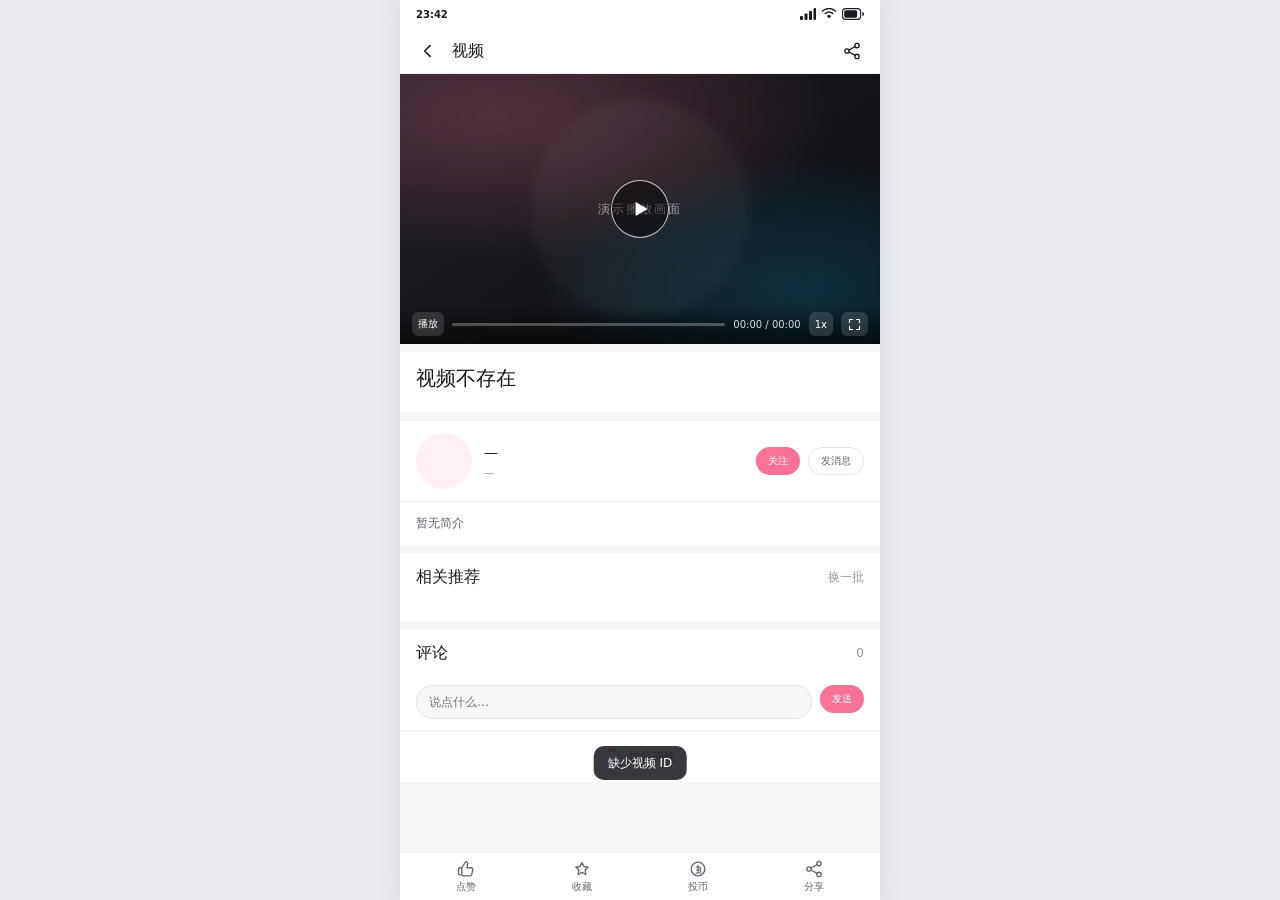
<file: video.html>
<!DOCTYPE html>
<html lang="zh-CN">
<head>
<meta charset="UTF-8" />
<meta name="viewport" content="width=device-width, initial-scale=1, viewport-fit=cover" />
<meta name="theme-color" content="#FB7299" />
<title>BiliLite - 播放</title>
<link rel="stylesheet" href="assets/css/app.css" />
<link rel="icon" href="data:image/svg+xml,%3Csvg xmlns='http://www.w3.org/2000/svg' viewBox='0 0 32 32'%3E%3Crect width='32' height='32' rx='8' fill='%23FB7299'/%3E%3Ctext x='16' y='22' font-size='16' text-anchor='middle' fill='%23fff' font-family='sans-serif'%3EB%3C/text%3E%3C/svg%3E" />
</head>
<body data-page="video">
<div class="app">

  <header class="statusbar" aria-label="状态栏">
    <span data-clock>09:41</span>
    <span class="statusbar__right">
      <svg width="16" height="12" viewBox="0 0 16 12" fill="none" aria-hidden="true"><rect x="0" y="8" width="3" height="4" rx="1" fill="currentColor"/><rect x="4.5" y="5.5" width="3" height="6.5" rx="1" fill="currentColor"/><rect x="9" y="3" width="3" height="9" rx="1" fill="currentColor"/><rect x="13.5" y="0" width="2.5" height="12" rx="1" fill="currentColor"/></svg>
      <svg width="16" height="12" viewBox="0 0 16 12" fill="none" aria-hidden="true"><path d="M8 10.5l2.2-2.6a3.3 3.3 0 0 0-4.4 0L8 10.5z" fill="currentColor"/><path d="M4.2 5.6a6 6 0 0 1 7.6 0M1.6 3a9.4 9.4 0 0 1 12.8 0" stroke="currentColor" stroke-width="1.4" stroke-linecap="round"/></svg>
      <svg width="22" height="12" viewBox="0 0 22 12" fill="none" aria-hidden="true"><rect x="0.6" y="0.6" width="18" height="10.8" rx="3" stroke="currentColor" stroke-width="1.1"/><rect x="2.2" y="2.2" width="13" height="7.6" rx="1.8" fill="currentColor"/><path d="M20.4 4v4c1.2-.4 1.6-1 1.6-2s-.4-1.6-1.6-2z" fill="currentColor"/></svg>
    </span>
  </header>

  <header class="appbar">
    <a class="iconbtn" href="index.html" id="backBtn" aria-label="返回">
      <svg width="20" height="20" viewBox="0 0 24 24" fill="none" aria-hidden="true"><path d="M14.5 5.5L8 12l6.5 6.5" stroke="currentColor" stroke-width="1.9" stroke-linecap="round" stroke-linejoin="round"/></svg>
    </a>
    <h1 class="appbar__title" id="navTitle">视频</h1>
    <button class="iconbtn" id="shareBtn" type="button" aria-label="分享">
      <svg width="20" height="20" viewBox="0 0 24 24" fill="none" aria-hidden="true"><circle cx="18" cy="5.5" r="2.6" stroke="currentColor" stroke-width="1.6"/><circle cx="6" cy="12" r="2.6" stroke="currentColor" stroke-width="1.6"/><circle cx="18" cy="18.5" r="2.6" stroke="currentColor" stroke-width="1.6"/><path d="M8.3 10.8l7.4-4M8.3 13.2l7.4 4" stroke="currentColor" stroke-width="1.6" stroke-linecap="round"/></svg>
    </button>
  </header>

  <main class="page" id="main">

    <!-- 播放器 -->
    <div class="player" id="player">
      <div class="player__stage" id="playerStage">
        <span class="player__hint" id="stageHint">演示播放画面</span>
      </div>
      <div class="player__center">
        <button class="player__playbtn" id="playBtn" type="button" aria-label="播放">
          <svg width="26" height="26" viewBox="0 0 24 24" fill="currentColor" aria-hidden="true"><path d="M8 5.5v13l11-6.5-11-6.5z"/></svg>
        </button>
      </div>
      <div class="player__bar">
        <button class="player__ctrl" id="playToggle" type="button" aria-label="播放或暂停">播放</button>
        <div class="player__progress" id="progress" role="slider" aria-label="播放进度" aria-valuemin="0" aria-valuemax="100" aria-valuenow="0" tabindex="0">
          <div class="player__track"><div class="player__bar-fill" id="barFill"></div></div>
        </div>
        <span class="player__time"><span id="curTime">00:00</span> / <span id="totalTime">00:00</span></span>
        <button class="player__ctrl" id="speedBtn" type="button" aria-label="倍速">1x</button>
        <button class="player__ctrl" id="fullBtn" type="button" aria-label="全屏">
          <svg width="15" height="15" viewBox="0 0 24 24" fill="none" aria-hidden="true"><path d="M4 9V4h5M20 9V4h-5M4 15v5h5M20 15v5h-5" stroke="currentColor" stroke-width="1.8" stroke-linecap="round" stroke-linejoin="round"/></svg>
        </button>
      </div>
    </div>

    <!-- 标题与数据 -->
    <section class="section" aria-labelledby="videoTitle">
      <h2 class="detail__title" id="videoTitle" style="padding:12px 16px 0;">加载中</h2>
      <div class="detail__stats" id="videoStats" style="padding:0 16px 12px;"></div>
    </section>

    <!-- UP 主卡片 -->
    <section class="upcard" id="upCard" aria-label="UP 主信息">
      <span class="avatar avatar--lg" id="upAvatar"></span>
      <div class="upcard__body">
        <div class="upcard__name" id="upName">—</div>
        <div class="upcard__meta" id="upMeta">—</div>
      </div>
      <div class="upcard__actions">
        <button class="btn btn--primary btn--sm" id="followBtn" type="button">关注</button>
        <button class="btn btn--ghost btn--sm" id="dmBtn" type="button">发消息</button>
      </div>
    </section>

    <!-- 简介 -->
    <section class="desc" id="descBox">
      <p class="desc__text" id="descText">暂无简介</p>
      <button class="desc__toggle" id="descToggle" type="button" hidden>展开</button>
    </section>

    <!-- 相关推荐 -->
    <section class="section" aria-labelledby="relatedTitle">
      <div class="section__head">
        <h3 class="section__title" id="relatedTitle">相关推荐</h3>
        <span class="section__more">换一批</span>
      </div>
      <div class="grid" id="relatedGrid"></div>
    </section>

    <!-- 评论 -->
    <section class="section" aria-labelledby="commentTitle">
      <div class="section__head">
        <h3 class="section__title" id="commentTitle">评论</h3>
        <span class="section__more" id="commentCount">0</span>
      </div>
      <form class="comment-form" id="commentForm">
        <input class="comment-form__input" id="commentInput" type="text" maxlength="200" placeholder="说点什么…" aria-label="评论内容" />
        <button class="btn btn--primary btn--sm" id="commentSubmit" type="submit">发送</button>
      </form>
      <div id="commentList"></div>
      <div class="loader" id="commentLoading" hidden><span class="spinner" aria-hidden="true"></span><span>加载评论</span></div>
    </section>

  </main>

  <!-- 底部操作栏 -->
  <div class="actionbar" id="actionBar">
    <button class="actionbar__item" id="likeBtn" type="button">
      <svg viewBox="0 0 24 24" fill="none" aria-hidden="true"><path d="M7 10.5v8.5H4.6A1.6 1.6 0 0 1 3 17.4v-5.3a1.6 1.6 0 0 1 1.6-1.6H7zM7 10.5l4.2-6.6A1.6 1.6 0 0 1 14 5.2l-.7 5.3h4.9a2 2 0 0 1 2 2.4l-1.3 5.6a2.2 2.2 0 0 1-2.2 1.7H7" stroke="currentColor" stroke-width="1.6" stroke-linejoin="round"/></svg>
      <span id="likeText">点赞</span>
    </button>
    <button class="actionbar__item" id="favBtn" type="button">
      <svg viewBox="0 0 24 24" fill="none" aria-hidden="true"><path d="M12 4.2l2.3 4.8 5.2.7-3.8 3.7.9 5.2-4.6-2.5-4.6 2.5.9-5.2L4.5 9.7l5.2-.7L12 4.2z" stroke="currentColor" stroke-width="1.6" stroke-linejoin="round"/></svg>
      <span id="favText">收藏</span>
    </button>
    <button class="actionbar__item" id="coinBtn" type="button">
      <svg viewBox="0 0 24 24" fill="none" aria-hidden="true"><circle cx="12" cy="12" r="8.2" stroke="currentColor" stroke-width="1.6"/><path d="M12 7.4v9.2M9.6 9.6h3.6a1.8 1.8 0 0 1 0 3.6H9.6h3.9a1.8 1.8 0 0 1 0 3.6H9.6" stroke="currentColor" stroke-width="1.4" stroke-linecap="round"/></svg>
      <span id="coinText">投币</span>
    </button>
    <button class="actionbar__item" id="shareAction" type="button">
      <svg viewBox="0 0 24 24" fill="none" aria-hidden="true"><circle cx="18" cy="5.5" r="2.6" stroke="currentColor" stroke-width="1.6"/><circle cx="6" cy="12" r="2.6" stroke="currentColor" stroke-width="1.6"/><circle cx="18" cy="18.5" r="2.6" stroke="currentColor" stroke-width="1.6"/><path d="M8.3 10.8l7.4-4M8.3 13.2l7.4 4" stroke="currentColor" stroke-width="1.6" stroke-linecap="round"/></svg>
      <span>分享</span>
    </button>
  </div>

</div>
<script src="assets/js/core.js"></script>
<script src="assets/js/video.js"></script>
</body>
</html>
</file>
<file: assets/css/app.css>
/* ==========================================================================
   BiliLite 全局样式
   移动优先，基准宽度 375px，桌面居中显示为最大 480px 手机画布
   ========================================================================== */

:root {
  /* 主色与辅助色 */
  --c-primary: #FB7299;
  --c-primary-dark: #E5608A;
  --c-primary-soft: #FFF1F5;
  --c-accent: #00AEEC;

  /* 中性色 */
  --c-text: #18191C;
  --c-text-2: #61666D;
  --c-text-3: #9499A0;
  --c-bg: #F6F7F8;
  --c-card: #FFFFFF;
  --c-line: #F1F2F3;
  --c-border: #E3E5E7;
  --c-mask: rgba(0, 0, 0, 0.55);

  /* 间距 */
  --sp-1: 4px;
  --sp-2: 8px;
  --sp-3: 12px;
  --sp-4: 16px;
  --sp-5: 20px;
  --sp-6: 24px;

  /* 圆角 */
  --r-sm: 6px;
  --r-md: 10px;
  --r-lg: 14px;
  --r-pill: 999px;

  /* 阴影 */
  --sh-card: 0 1px 3px rgba(24, 25, 28, 0.06);
  --sh-float: 0 6px 18px rgba(24, 25, 28, 0.14);
  --sh-nav: 0 -1px 8px rgba(24, 25, 28, 0.06);

  /* 字号 */
  --fs-xs: 10px;
  --fs-sm: 12px;
  --fs-md: 14px;
  --fs-lg: 16px;
  --fs-xl: 18px;
  --fs-title: 20px;
  --fs-big: 24px;

  /* 字重 */
  --fw-normal: 400;
  --fw-medium: 500;
  --fw-bold: 600;

  /* 布局 */
  --nav-h: 52px;
  --app-w: 480px;
  --font: "PingFang SC", "HarmonyOS Sans SC", "Microsoft YaHei", system-ui, -apple-system, "Segoe UI", Roboto, sans-serif;
}

* {
  box-sizing: border-box;
  -webkit-tap-highlight-color: transparent;
}

html,
body {
  margin: 0;
  padding: 0;
}

body {
  font-family: var(--font);
  font-size: var(--fs-md);
  color: var(--c-text);
  background: #E8EAED;
  line-height: 1.5;
  -webkit-font-smoothing: antialiased;
  overflow-x: hidden;
}

img {
  display: block;
  max-width: 100%;
  border: 0;
}

a {
  color: inherit;
  text-decoration: none;
}

button,
input,
textarea,
select {
  font-family: inherit;
  font-size: inherit;
  color: inherit;
}

button {
  border: 0;
  background: none;
  cursor: pointer;
  padding: 0;
}

ul,
ol {
  margin: 0;
  padding: 0;
  list-style: none;
}

h1, h2, h3, h4, p {
  margin: 0;
}

/* ---------- 手机画布 ---------- */

.app {
  position: relative;
  width: 100%;
  max-width: var(--app-w);
  margin: 0 auto;
  min-height: 100vh;
  background: var(--c-bg);
  overflow-x: hidden;
  box-shadow: 0 0 24px rgba(0, 0, 0, 0.08);
}

@media (max-width: 520px) {
  .app {
    box-shadow: none;
  }
  body {
    background: var(--c-bg);
  }
}

.page {
  padding-bottom: calc(var(--nav-h) + env(safe-area-inset-bottom, 0px) + 12px);
}

.page--plain {
  padding-bottom: calc(var(--nav-h) + 24px);
}

/* ---------- 状态栏 ---------- */

.statusbar {
  display: flex;
  align-items: center;
  justify-content: space-between;
  height: 28px;
  padding: 0 var(--sp-4);
  font-size: var(--fs-xs);
  font-weight: var(--fw-bold);
  color: var(--c-text);
  background: var(--c-card);
}

.statusbar__right {
  display: flex;
  align-items: center;
  gap: 5px;
}

.statusbar__right svg {
  display: block;
}

/* ---------- 顶部导航 ---------- */

.appbar {
  position: sticky;
  top: 0;
  z-index: 20;
  display: flex;
  align-items: center;
  gap: var(--sp-2);
  height: 46px;
  padding: 0 var(--sp-3);
  background: var(--c-card);
  border-bottom: 1px solid var(--c-line);
}

.appbar__title {
  flex: 1;
  font-size: var(--fs-lg);
  font-weight: var(--fw-medium);
  overflow: hidden;
  white-space: nowrap;
  text-overflow: ellipsis;
}

.appbar--center .appbar__title {
  text-align: center;
}

.iconbtn {
  display: inline-flex;
  align-items: center;
  justify-content: center;
  width: 32px;
  height: 32px;
  border-radius: var(--r-pill);
  color: var(--c-text);
  transition: background-color 0.18s ease, color 0.18s ease, transform 0.18s ease;
}

.iconbtn:hover {
  background: var(--c-line);
}

.iconbtn:active {
  transform: scale(0.92);
  background: var(--c-line);
}

.iconbtn:focus-visible {
  outline: 2px solid var(--c-primary);
  outline-offset: 2px;
}

.iconbtn--muted {
  color: var(--c-text-2);
}

.iconbtn--primary {
  color: var(--c-primary);
}

/* ---------- 搜索栏 ---------- */

.searchbar {
  display: flex;
  align-items: center;
  gap: var(--sp-2);
  padding: var(--sp-2) var(--sp-3);
  background: var(--c-card);
}

.searchbar__field {
  flex: 1;
  display: flex;
  align-items: center;
  gap: var(--sp-2);
  height: 32px;
  padding: 0 var(--sp-3);
  border-radius: var(--r-pill);
  background: var(--c-bg);
  color: var(--c-text-3);
  font-size: var(--fs-sm);
  transition: box-shadow 0.18s ease, background-color 0.18s ease;
}

.searchbar__field:hover {
  background: #EFF0F2;
}

.searchbar__field:focus-within {
  background: var(--c-card);
  box-shadow: inset 0 0 0 1px var(--c-primary);
}

.searchbar__field input {
  flex: 1;
  min-width: 0;
  border: 0;
  outline: 0;
  background: transparent;
  font-size: var(--fs-sm);
  color: var(--c-text);
}

.searchbar__field input::placeholder {
  color: var(--c-text-3);
}

.searchbar__field input::-webkit-search-cancel-button {
  display: none;
}

.searchbar__submit {
  height: 32px;
  padding: 0 var(--sp-4);
  border-radius: var(--r-pill);
  background: var(--c-primary);
  color: #fff;
  font-size: var(--fs-sm);
  font-weight: var(--fw-medium);
  transition: background-color 0.18s ease, transform 0.18s ease;
}

.searchbar__submit:hover {
  background: var(--c-primary-dark);
}

.searchbar__submit:active {
  transform: scale(0.96);
}

.searchbar__submit:disabled {
  background: var(--c-border);
  color: var(--c-text-3);
  cursor: not-allowed;
}

/* ---------- 频道 Tab ---------- */

.tabs {
  position: sticky;
  top: 46px;
  z-index: 18;
  display: flex;
  gap: var(--sp-1);
  padding: var(--sp-2) var(--sp-3);
  overflow-x: auto;
  scrollbar-width: none;
  background: var(--c-card);
  border-bottom: 1px solid var(--c-line);
}

.tabs::-webkit-scrollbar {
  display: none;
}

.tab {
  flex: 0 0 auto;
  height: 28px;
  padding: 0 var(--sp-3);
  border-radius: var(--r-pill);
  font-size: var(--fs-sm);
  color: var(--c-text-2);
  background: transparent;
  transition: background-color 0.18s ease, color 0.18s ease;
}

.tab:hover {
  background: var(--c-line);
  color: var(--c-text);
}

.tab:focus-visible {
  outline: 2px solid var(--c-primary);
  outline-offset: 2px;
}

.tab.is-active {
  background: var(--c-primary-soft);
  color: var(--c-primary);
  font-weight: var(--fw-medium);
}

/* ---------- 视频卡片 ---------- */

.grid {
  display: grid;
  grid-template-columns: repeat(2, minmax(0, 1fr));
  gap: var(--sp-3);
  padding: var(--sp-3);
}

.card {
  display: block;
  overflow: hidden;
}

.card__thumb {
  position: relative;
  width: 100%;
  aspect-ratio: 16 / 9;
  border-radius: var(--r-md);
  overflow: hidden;
  background: #D9DBDE;
}

.card__thumb img {
  width: 100%;
  height: 100%;
  object-fit: cover;
  transition: transform 0.35s ease;
}

.card:active .card__thumb img {
  transform: scale(1.03);
}

.card__duration {
  position: absolute;
  right: 6px;
  bottom: 6px;
  padding: 1px 5px;
  border-radius: var(--r-sm);
  background: rgba(0, 0, 0, 0.62);
  color: #fff;
  font-size: var(--fs-xs);
  line-height: 1.6;
}

.card__rank {
  position: absolute;
  left: 6px;
  top: 6px;
  min-width: 20px;
  height: 20px;
  padding: 0 5px;
  border-radius: var(--r-sm);
  background: var(--c-primary);
  color: #fff;
  font-size: var(--fs-xs);
  font-weight: var(--fw-bold);
  line-height: 20px;
  text-align: center;
}

.card__title {
  margin-top: var(--sp-2);
  font-size: var(--fs-md);
  line-height: 1.42;
  color: var(--c-text);
  display: -webkit-box;
  -webkit-line-clamp: 2;
  -webkit-box-orient: vertical;
  overflow: hidden;
}

.card__meta {
  display: flex;
  align-items: center;
  gap: var(--sp-1);
  margin-top: 6px;
  font-size: var(--fs-xs);
  color: var(--c-text-3);
}

.card__meta .avatar {
  width: 18px;
  height: 18px;
  font-size: 9px;
}

.card__up {
  max-width: 88px;
  overflow: hidden;
  white-space: nowrap;
  text-overflow: ellipsis;
}

.card__views {
  margin-left: auto;
  flex: 0 0 auto;
}

/* ---------- 头像 ---------- */

.avatar {
  display: inline-flex;
  align-items: center;
  justify-content: center;
  width: 36px;
  height: 36px;
  border-radius: var(--r-pill);
  overflow: hidden;
  background: var(--c-primary-soft);
  color: var(--c-primary);
  font-size: var(--fs-sm);
  font-weight: var(--fw-medium);
  flex: 0 0 auto;
}

.avatar img {
  width: 100%;
  height: 100%;
  object-fit: cover;
}

.avatar--lg {
  width: 56px;
  height: 56px;
  font-size: var(--fs-lg);
}

.avatar--sm {
  width: 28px;
  height: 28px;
  font-size: var(--fs-xs);
}

/* ---------- 区块 ---------- */

.section {
  margin-top: var(--sp-2);
  background: var(--c-card);
}

.section__head {
  display: flex;
  align-items: center;
  justify-content: space-between;
  padding: var(--sp-3) var(--sp-4) var(--sp-2);
}

.section__title {
  font-size: var(--fs-lg);
  font-weight: var(--fw-medium);
}

.section__more {
  font-size: var(--fs-sm);
  color: var(--c-text-3);
  display: inline-flex;
  align-items: center;
  gap: 2px;
}

.section__more:hover {
  color: var(--c-primary);
}

/* ---------- 通用按钮 ---------- */

.btn {
  display: inline-flex;
  align-items: center;
  justify-content: center;
  gap: var(--sp-1);
  height: 36px;
  padding: 0 var(--sp-4);
  border-radius: var(--r-pill);
  background: var(--c-line);
  color: var(--c-text);
  font-size: var(--fs-sm);
  font-weight: var(--fw-medium);
  transition: background-color 0.18s ease, color 0.18s ease, transform 0.18s ease, opacity 0.18s ease;
}

.btn:hover {
  background: #E6E8EA;
}

.btn:active {
  transform: scale(0.97);
}

.btn:focus-visible {
  outline: 2px solid var(--c-primary);
  outline-offset: 2px;
}

.btn:disabled {
  opacity: 0.55;
  cursor: not-allowed;
  transform: none;
}

.btn--primary {
  background: var(--c-primary);
  color: #fff;
}

.btn--primary:hover {
  background: var(--c-primary-dark);
}

.btn--ghost {
  background: transparent;
  border: 1px solid var(--c-border);
  color: var(--c-text-2);
}

.btn--ghost:hover {
  border-color: var(--c-primary);
  color: var(--c-primary);
}

.btn--accent {
  background: var(--c-accent);
  color: #fff;
}

.btn--accent:hover {
  background: #0092C6;
}

.btn--block {
  width: 100%;
  height: 44px;
  font-size: var(--fs-lg);
}

.btn--sm {
  height: 28px;
  padding: 0 var(--sp-3);
  font-size: var(--fs-xs);
}

/* ---------- 底部导航 ---------- */

.tabbar {
  position: fixed;
  left: 50%;
  bottom: 0;
  transform: translateX(-50%);
  z-index: 40;
  display: flex;
  align-items: center;
  width: 100%;
  max-width: var(--app-w);
  height: calc(var(--nav-h) + env(safe-area-inset-bottom, 0px));
  padding-bottom: env(safe-area-inset-bottom, 0px);
  background: var(--c-card);
  border-top: 1px solid var(--c-line);
  box-shadow: var(--sh-nav);
}

.tabbar__item {
  position: relative;
  flex: 1;
  display: flex;
  flex-direction: column;
  align-items: center;
  justify-content: center;
  gap: 2px;
  height: var(--nav-h);
  color: var(--c-text-3);
  font-size: var(--fs-xs);
  transition: color 0.18s ease;
}

.tabbar__item:hover {
  color: var(--c-text-2);
}

.tabbar__item.is-active {
  color: var(--c-primary);
}

.tabbar__item:focus-visible {
  outline: 2px solid var(--c-primary);
  outline-offset: -3px;
  border-radius: var(--r-sm);
}

.tabbar__item svg {
  width: 22px;
  height: 22px;
}

.tabbar__publish {
  flex: 0 0 62px;
}

.tabbar__publish-btn {
  display: flex;
  align-items: center;
  justify-content: center;
  width: 44px;
  height: 32px;
  border-radius: var(--r-md);
  background: var(--c-primary);
  color: #fff;
  transition: background-color 0.18s ease, transform 0.18s ease;
}

.tabbar__publish-btn:hover {
  background: var(--c-primary-dark);
}

.tabbar__publish-btn:active {
  transform: scale(0.92);
}

.badge {
  position: absolute;
  top: 3px;
  left: 50%;
  margin-left: 4px;
  min-width: 16px;
  height: 16px;
  padding: 0 4px;
  border-radius: var(--r-pill);
  background: var(--c-primary);
  color: #fff;
  font-size: 10px;
  line-height: 16px;
  text-align: center;
  border: 1.5px solid var(--c-card);
}

.badge[hidden] {
  display: none;
}

/* ---------- 分段控件 ---------- */

.segment {
  display: flex;
  gap: var(--sp-2);
  padding: var(--sp-2) var(--sp-3);
  background: var(--c-card);
  border-bottom: 1px solid var(--c-line);
}

.segment__item {
  flex: 1;
  height: 32px;
  border-radius: var(--r-md);
  background: var(--c-bg);
  color: var(--c-text-2);
  font-size: var(--fs-sm);
  display: inline-flex;
  align-items: center;
  justify-content: center;
  gap: 4px;
  transition: background-color 0.18s ease, color 0.18s ease;
}

.segment__item:hover {
  background: #EFF0F2;
}

.segment__item.is-active {
  background: var(--c-primary-soft);
  color: var(--c-primary);
  font-weight: var(--fw-medium);
}

.segment__item:focus-visible {
  outline: 2px solid var(--c-primary);
  outline-offset: 1px;
}

/* ---------- 标签 ---------- */

.chip {
  display: inline-flex;
  align-items: center;
  height: 28px;
  padding: 0 var(--sp-3);
  border-radius: var(--r-pill);
  background: var(--c-bg);
  color: var(--c-text-2);
  font-size: var(--fs-sm);
  transition: background-color 0.18s ease, color 0.18s ease;
}

.chip:hover {
  background: var(--c-primary-soft);
  color: var(--c-primary);
}

.chip.is-active {
  background: var(--c-primary-soft);
  color: var(--c-primary);
}

.chip-row {
  display: flex;
  flex-wrap: wrap;
  gap: var(--sp-2);
  padding: var(--sp-3) var(--sp-4);
}

.chip-row--scroll {
  flex-wrap: nowrap;
  overflow-x: auto;
  scrollbar-width: none;
}

.chip-row--scroll::-webkit-scrollbar {
  display: none;
}

/* ---------- 列表条目 ---------- */

.list {
  background: var(--c-card);
}

.list__item {
  display: flex;
  align-items: flex-start;
  gap: var(--sp-3);
  padding: var(--sp-3) var(--sp-4);
  border-bottom: 1px solid var(--c-line);
  transition: background-color 0.18s ease;
}

.list__item:hover {
  background: #FAFAFB;
}

.list__item:active {
  background: var(--c-line);
}

.list__body {
  flex: 1;
  min-width: 0;
}

.list__title {
  font-size: var(--fs-md);
  color: var(--c-text);
  display: -webkit-box;
  -webkit-line-clamp: 2;
  -webkit-box-orient: vertical;
  overflow: hidden;
}

.list__desc {
  margin-top: 4px;
  font-size: var(--fs-sm);
  color: var(--c-text-2);
  display: -webkit-box;
  -webkit-line-clamp: 2;
  -webkit-box-orient: vertical;
  overflow: hidden;
}

.list__meta {
  margin-top: 6px;
  font-size: var(--fs-xs);
  color: var(--c-text-3);
  display: flex;
  align-items: center;
  gap: var(--sp-2);
}

.list__thumb {
  width: 132px;
  aspect-ratio: 16 / 9;
  flex: 0 0 auto;
  border-radius: var(--r-sm);
  overflow: hidden;
  background: #D9DBDE;
}

.list__thumb img {
  width: 100%;
  height: 100%;
  object-fit: cover;
}

.list__side {
  flex: 0 0 132px;
  display: flex;
  flex-direction: column;
  align-items: flex-end;
  gap: var(--sp-1);
}

.list__side .list__thumb {
  width: 100%;
}

/* ---------- 表单 ---------- */

.field {
  margin-bottom: var(--sp-3);
}

.field__label {
  display: block;
  margin-bottom: var(--sp-2);
  font-size: var(--fs-sm);
  color: var(--c-text-2);
}

.input,
.textarea,
.select {
  width: 100%;
  border: 1px solid var(--c-border);
  border-radius: var(--r-md);
  background: var(--c-card);
  padding: 10px var(--sp-3);
  font-size: var(--fs-md);
  outline: 0;
  transition: border-color 0.18s ease, box-shadow 0.18s ease;
}

.input:hover,
.textarea:hover,
.select:hover {
  border-color: #C9CCD0;
}

.input:focus,
.textarea:focus,
.select:focus {
  border-color: var(--c-primary);
  box-shadow: 0 0 0 3px rgba(251, 114, 153, 0.14);
}

.input:disabled,
.textarea:disabled,
.select:disabled {
  background: var(--c-bg);
  color: var(--c-text-3);
  cursor: not-allowed;
}

.textarea {
  min-height: 92px;
  resize: vertical;
  line-height: 1.6;
}

.select {
  appearance: none;
  background-image: url("data:image/svg+xml;charset=utf-8,%3Csvg xmlns='http://www.w3.org/2000/svg' width='12' height='8' viewBox='0 0 12 8'%3E%3Cpath d='M1 1l5 5 5-5' fill='none' stroke='%239499A0' stroke-width='1.6' stroke-linecap='round' stroke-linejoin='round'/%3E%3C/svg%3E");
  background-repeat: no-repeat;
  background-position: right 12px center;
  padding-right: 32px;
}

.form-error {
  margin-top: var(--sp-2);
  font-size: var(--fs-sm);
  color: #E64455;
  min-height: 18px;
}

.form-hint {
  margin-top: var(--sp-2);
  font-size: var(--fs-xs);
  color: var(--c-text-3);
}

/* ---------- 搜索页 ---------- */

.search-page__field {
  display: flex;
  align-items: center;
  gap: var(--sp-2);
  flex: 1;
  height: 34px;
  padding: 0 var(--sp-3);
  border: 1px solid transparent;
  border-radius: var(--r-pill);
  background: var(--c-bg);
  transition: border-color 0.18s ease, background-color 0.18s ease;
}

.search-page__field:focus-within {
  background: var(--c-card);
  border-color: var(--c-primary);
}

.search-page__field input {
  flex: 1;
  min-width: 0;
  border: 0;
  outline: 0;
  background: transparent;
  font-size: var(--fs-sm);
}

.block-head {
  display: flex;
  align-items: center;
  justify-content: space-between;
  padding: var(--sp-4) var(--sp-4) 0;
  font-size: var(--fs-md);
  font-weight: var(--fw-medium);
}

.block-head__action {
  font-size: var(--fs-sm);
  font-weight: var(--fw-normal);
  color: var(--c-text-3);
}

.block-head__action:hover {
  color: var(--c-primary);
}

mark {
  background: transparent;
  color: var(--c-primary);
  font-weight: var(--fw-medium);
}

/* ---------- 播放页 ---------- */

.player {
  position: relative;
  width: 100%;
  aspect-ratio: 16 / 9;
  background: #101114;
  overflow: hidden;
}

.player.is-fullscreen {
  position: fixed;
  inset: 0;
    z-index: 90;
  width: 100vw;
  height: 100vh;
  aspect-ratio: auto;
}

.player__stage {
  position: absolute;
  inset: 0;
  display: flex;
  align-items: center;
  justify-content: center;
  background:
    radial-gradient(120% 90% at 20% 15%, rgba(251, 114, 153, 0.32), transparent 60%),
    radial-gradient(90% 80% at 85% 80%, rgba(0, 174, 236, 0.24), transparent 62%),
    linear-gradient(140deg, #22242b, #101114);
}

.player__stage::before {
  content: "";
  position: absolute;
  width: 46%;
  aspect-ratio: 1;
  border-radius: 50%;
  background: rgba(255, 255, 255, 0.05);
  filter: blur(6px);
}

.player.is-playing .player__stage::before {
  animation: playerFloat 3.6s ease-in-out infinite;
}

.player.is-paused .player__stage::before {
  animation-play-state: paused;
}

@keyframes playerFloat {
  0%, 100% { transform: translate3d(-14%, -6%, 0) scale(1); }
  50% { transform: translate3d(12%, 8%, 0) scale(1.16); }
}

.player__hint {
  position: relative;
  color: rgba(255, 255, 255, 0.72);
  font-size: var(--fs-sm);
  letter-spacing: 2px;
}

.player__center {
  position: absolute;
  inset: 0;
  display: flex;
  align-items: center;
  justify-content: center;
  background: rgba(0, 0, 0, 0.18);
  transition: opacity 0.2s ease;
}

.player.is-playing .player__center {
  opacity: 0;
  pointer-events: none;
}

.player__playbtn {
  width: 58px;
  height: 58px;
  border-radius: 50%;
  background: rgba(0, 0, 0, 0.45);
  border: 1.5px solid rgba(255, 255, 255, 0.75);
  color: #fff;
  display: flex;
  align-items: center;
  justify-content: center;
  transition: transform 0.18s ease, background-color 0.18s ease;
}

.player__playbtn:hover {
  background: rgba(251, 114, 153, 0.55);
  border-color: var(--c-primary);
}

.player__playbtn:active {
  transform: scale(0.93);
}

.player__bar {
  position: absolute;
  left: 0;
  right: 0;
  bottom: 0;
  padding: var(--sp-2) var(--sp-3);
  background: linear-gradient(to top, rgba(0, 0, 0, 0.6), transparent);
  display: flex;
  align-items: center;
  gap: var(--sp-2);
}

.player__progress {
  position: relative;
  flex: 1;
  height: 16px;
  display: flex;
  align-items: center;
  cursor: pointer;
}

.player__track {
  position: relative;
  width: 100%;
  height: 3px;
  border-radius: var(--r-pill);
  background: rgba(255, 255, 255, 0.28);
  overflow: hidden;
}

.player__bar-fill {
  position: absolute;
  left: 0;
  top: 0;
  bottom: 0;
  width: 0;
  background: var(--c-primary);
  border-radius: var(--r-pill);
}

.player__time {
  font-size: var(--fs-xs);
  color: rgba(255, 255, 255, 0.85);
  font-variant-numeric: tabular-nums;
  white-space: nowrap;
}

.player__ctrl {
  display: inline-flex;
  align-items: center;
  gap: 2px;
  height: 24px;
  padding: 0 6px;
  border-radius: var(--r-sm);
  color: #fff;
  font-size: var(--fs-xs);
  background: rgba(255, 255, 255, 0.14);
  transition: background-color 0.18s ease;
}

.player__ctrl:hover {
  background: rgba(255, 255, 255, 0.26);
}

.player__ctrl:active {
  transform: scale(0.94);
}

/* 播放页没有底部导航，操作栏贴底 */
body[data-page="video"] .actionbar {
  bottom: 0;
}

body[data-page="video"] .page {
  padding-bottom: 72px;
}

/* ---------- 视频详情 ---------- */

.detail__title {
  font-size: var(--fs-title);
  font-weight: var(--fw-medium);
  line-height: 1.4;
}

.detail__stats {
  display: flex;
  align-items: center;
  gap: var(--sp-3);
  margin-top: var(--sp-2);
  font-size: var(--fs-sm);
  color: var(--c-text-2);
}

.detail__stats b {
  color: var(--c-text);
  font-weight: var(--fw-medium);
}

.upcard {
  display: flex;
  align-items: center;
  gap: var(--sp-3);
  padding: var(--sp-3) var(--sp-4);
  background: var(--c-card);
  border-top: 1px solid var(--c-line);
  border-bottom: 1px solid var(--c-line);
  margin-top: var(--sp-2);
}

.upcard__body {
  flex: 1;
  min-width: 0;
}

.upcard__name {
  font-size: var(--fs-md);
  font-weight: var(--fw-medium);
  overflow: hidden;
  white-space: nowrap;
  text-overflow: ellipsis;
}

.upcard__meta {
  margin-top: 2px;
  font-size: var(--fs-xs);
  color: var(--c-text-3);
}

.upcard__actions {
  display: flex;
  gap: var(--sp-2);
  flex: 0 0 auto;
}

.desc {
  padding: var(--sp-3) var(--sp-4);
  background: var(--c-card);
  font-size: var(--fs-sm);
  color: var(--c-text-2);
  line-height: 1.6;
}

.desc__text {
  display: -webkit-box;
  -webkit-line-clamp: 2;
  -webkit-box-orient: vertical;
  overflow: hidden;
  white-space: pre-wrap;
}

.desc.is-open .desc__text {
  -webkit-line-clamp: unset;
}

.desc__toggle {
  margin-top: var(--sp-1);
  color: var(--c-accent);
  font-size: var(--fs-sm);
}

/* ---------- 评论区 ---------- */

.comment-form {
  display: flex;
  gap: var(--sp-2);
  padding: var(--sp-3) var(--sp-4);
  background: var(--c-card);
  border-bottom: 1px solid var(--c-line);
}

.comment-form__input {
  flex: 1;
  min-width: 0;
  height: 34px;
  padding: 0 var(--sp-3);
  border: 1px solid var(--c-border);
  border-radius: var(--r-pill);
  background: var(--c-bg);
  outline: 0;
  font-size: var(--fs-sm);
  transition: border-color 0.18s ease, background-color 0.18s ease;
}

.comment-form__input:focus {
  background: var(--c-card);
  border-color: var(--c-primary);
}

.comment {
  display: flex;
  gap: var(--sp-2);
  padding: var(--sp-3) var(--sp-4);
  border-bottom: 1px solid var(--c-line);
  background: var(--c-card);
}

.comment__body {
  flex: 1;
  min-width: 0;
}

.comment__name {
  font-size: var(--fs-sm);
  color: var(--c-text-2);
}

.comment__content {
  margin-top: 3px;
  font-size: var(--fs-md);
  line-height: 1.55;
  word-break: break-word;
}

.comment__meta {
  margin-top: 4px;
  font-size: var(--fs-xs);
  color: var(--c-text-3);
}

/* ---------- 底部操作栏 ---------- */

.actionbar {
  position: fixed;
  left: 50%;
  bottom: calc(var(--nav-h) + env(safe-area-inset-bottom, 0px));
  transform: translateX(-50%);
  z-index: 35;
  display: flex;
  align-items: center;
  width: 100%;
  max-width: var(--app-w);
  height: 48px;
  padding: 0 var(--sp-2);
  background: var(--c-card);
  border-top: 1px solid var(--c-line);
}

.actionbar__item {
  flex: 1;
  display: flex;
  flex-direction: column;
  align-items: center;
  justify-content: center;
  gap: 1px;
  height: 40px;
  border-radius: var(--r-md);
  color: var(--c-text-2);
  font-size: 10px;
  transition: color 0.18s ease, background-color 0.18s ease;
}

.actionbar__item:hover {
  background: var(--c-bg);
  color: var(--c-text);
}

.actionbar__item:active {
  transform: scale(0.95);
}

.actionbar__item.is-active {
  color: var(--c-primary);
}

.actionbar__item svg {
  width: 20px;
  height: 20px;
}

/* ---------- 我的页面 ---------- */

.profile {
  padding: var(--sp-4);
  background: var(--c-card);
}

.profile__top {
  display: flex;
  align-items: center;
  gap: var(--sp-3);
}

.profile__info {
  flex: 1;
  min-width: 0;
}

.profile__name {
  display: flex;
  align-items: center;
  gap: var(--sp-2);
  font-size: var(--fs-xl);
  font-weight: var(--fw-medium);
}

.level {
  display: inline-flex;
  align-items: center;
  height: 18px;
  padding: 0 6px;
  border-radius: var(--r-sm);
  background: var(--c-primary-soft);
  color: var(--c-primary);
  font-size: var(--fs-xs);
  font-weight: var(--fw-medium);
}

.profile__sig {
  margin-top: 4px;
  font-size: var(--fs-sm);
  color: var(--c-text-3);
  overflow: hidden;
  white-space: nowrap;
  text-overflow: ellipsis;
}

.profile__stats {
  display: flex;
  margin-top: var(--sp-4);
}

.profile__stat {
  flex: 1;
  text-align: center;
}

.profile__stat b {
  display: block;
  font-size: var(--fs-xl);
  font-weight: var(--fw-medium);
}

.profile__stat span {
  font-size: var(--fs-xs);
  color: var(--c-text-3);
}

.entries {
  display: grid;
  grid-template-columns: repeat(4, 1fr);
  gap: var(--sp-2);
  padding: var(--sp-4) var(--sp-2);
  background: var(--c-card);
  border-top: 1px solid var(--c-line);
}

.entry {
  display: flex;
  flex-direction: column;
  align-items: center;
  gap: 6px;
  padding: var(--sp-2) 0;
  border-radius: var(--r-md);
  font-size: var(--fs-sm);
  color: var(--c-text-2);
  transition: background-color 0.18s ease, color 0.18s ease;
}

.entry:hover {
  background: var(--c-bg);
  color: var(--c-text);
}

.entry:active {
  transform: scale(0.96);
}

.entry__icon {
  display: flex;
  align-items: center;
  justify-content: center;
  width: 44px;
  height: 44px;
  border-radius: var(--r-md);
  background: var(--c-primary-soft);
  color: var(--c-primary);
}

.entry__count {
  font-size: var(--fs-xs);
  color: var(--c-text-3);
}

/* ---------- 消息页 ---------- */

.msg {
  display: flex;
  align-items: flex-start;
  gap: var(--sp-3);
  padding: var(--sp-3) var(--sp-4);
  background: var(--c-card);
  border-bottom: 1px solid var(--c-line);
}

.msg__body {
  flex: 1;
  min-width: 0;
}

.msg__title {
  font-size: var(--fs-md);
  font-weight: var(--fw-medium);
}

.msg__content {
  margin-top: 3px;
  font-size: var(--fs-sm);
  color: var(--c-text-2);
  display: -webkit-box;
  -webkit-line-clamp: 2;
  -webkit-box-orient: vertical;
  overflow: hidden;
}

.msg__meta {
  margin-top: 5px;
  font-size: var(--fs-xs);
  color: var(--c-text-3);
  display: flex;
  align-items: center;
  gap: var(--sp-2);
}

.dot {
  width: 8px;
  height: 8px;
  border-radius: 50%;
  background: var(--c-primary);
  flex: 0 0 auto;
}

/* ---------- 空状态 / 加载 ---------- */

.empty {
  display: flex;
  flex-direction: column;
  align-items: center;
  gap: var(--sp-2);
  padding: 48px var(--sp-6);
  color: var(--c-text-3);
  text-align: center;
}

.empty__icon {
  color: var(--c-border);
}

.empty__title {
  font-size: var(--fs-md);
  color: var(--c-text-2);
}

.empty__desc {
  font-size: var(--fs-sm);
}

.loader {
  display: flex;
  align-items: center;
  justify-content: center;
  gap: var(--sp-2);
  padding: var(--sp-4);
  font-size: var(--fs-sm);
  color: var(--c-text-3);
}

.spinner {
  width: 16px;
  height: 16px;
  border: 2px solid var(--c-border);
  border-top-color: var(--c-primary);
  border-radius: 50%;
  animation: spin 0.8s linear infinite;
}

@keyframes spin {
  to { transform: rotate(360deg); }
}

.loadmore {
  display: block;
  width: calc(100% - var(--sp-6));
  margin: var(--sp-3) auto;
  height: 36px;
  border-radius: var(--r-pill);
  background: var(--c-card);
  color: var(--c-text-3);
  font-size: var(--fs-sm);
  border: 1px solid var(--c-border);
  transition: color 0.18s ease, border-color 0.18s ease;
}

.loadmore:hover {
  color: var(--c-primary);
  border-color: var(--c-primary);
}

.loadmore:disabled {
  opacity: 0.6;
  cursor: default;
}

/* ---------- 弹层 ---------- */

.sheet {
  position: fixed;
  inset: 0;
  z-index: 80;
  display: none;
}

.sheet.is-open {
  display: block;
}

.sheet__mask {
  position: absolute;
  inset: 0;
  background: var(--c-mask);
  animation: fadeIn 0.2s ease;
}

.sheet__panel {
  position: absolute;
  left: 50%;
  bottom: 0;
  transform: translateX(-50%);
  width: 100%;
  max-width: var(--app-w);
  max-height: 86vh;
  overflow-y: auto;
  padding: var(--sp-4);
  background: var(--c-card);
  border-radius: var(--r-lg) var(--r-lg) 0 0;
  animation: slideUp 0.24s ease;
}

@keyframes fadeIn {
  from { opacity: 0; }
  to { opacity: 1; }
}

@keyframes slideUp {
  from { transform: translate(-50%, 24px); }
  to { transform: translate(-50%, 0); }
}

.sheet__head {
  display: flex;
  align-items: center;
  justify-content: space-between;
  margin-bottom: var(--sp-3);
}

.sheet__title {
  font-size: var(--fs-lg);
  font-weight: var(--fw-medium);
}

.sheet__close {
  width: 30px;
  height: 30px;
  border-radius: var(--r-pill);
  display: inline-flex;
  align-items: center;
  justify-content: center;
  color: var(--c-text-3);
}

.sheet__close:hover {
  background: var(--c-line);
}

.color-row {
  display: flex;
  gap: var(--sp-2);
}

.color-row input[type="color"] {
  width: 40px;
  height: 36px;
  padding: 2px;
  border: 1px solid var(--c-border);
  border-radius: var(--r-md);
  background: var(--c-card);
  cursor: pointer;
}

/* ---------- 提示条 ---------- */

.toast {
  position: fixed;
  left: 50%;
  bottom: calc(var(--nav-h) + 68px);
  transform: translate(-50%, 12px);
  z-index: 95;
  max-width: 76%;
  padding: 8px 14px;
  border-radius: var(--r-md);
  background: rgba(24, 25, 28, 0.86);
  color: #fff;
  font-size: var(--fs-sm);
  text-align: center;
  opacity: 0;
  pointer-events: none;
  transition: opacity 0.22s ease, transform 0.22s ease;
}

.toast.is-show {
  opacity: 1;
  transform: translate(-50%, 0);
}

/* ---------- 登录页 ---------- */

.login {
  min-height: 100vh;
  padding: 56px var(--sp-6) var(--sp-6);
  background: var(--c-card);
}

.login__logo {
  display: flex;
  flex-direction: column;
  align-items: center;
  gap: var(--sp-3);
  margin-bottom: var(--sp-6);
}

.login__logo svg {
  filter: drop-shadow(0 6px 16px rgba(251, 114, 153, 0.32));
}

.login__slogan {
  font-size: var(--fs-md);
  color: var(--c-text-3);
}

.login__tabs {
  display: flex;
  gap: var(--sp-2);
  margin-bottom: var(--sp-5);
}

.login__tab {
  flex: 1;
  height: 40px;
  border-radius: var(--r-md);
  background: var(--c-bg);
  color: var(--c-text-2);
  font-size: var(--fs-lg);
  transition: background-color 0.18s ease, color 0.18s ease;
}

.login__tab:hover {
  background: #EFF0F2;
}

.login__tab.is-active {
  background: var(--c-primary-soft);
  color: var(--c-primary);
  font-weight: var(--fw-medium);
}

.login__foot {
  margin-top: var(--sp-5);
  display: flex;
  align-items: center;
  justify-content: space-between;
  font-size: var(--fs-sm);
  color: var(--c-text-3);
}

.login__foot a:hover {
  color: var(--c-primary);
}

.divider {
  display: flex;
  align-items: center;
  gap: var(--sp-3);
  margin: var(--sp-5) 0;
  color: var(--c-text-3);
  font-size: var(--fs-xs);
}

.divider::before,
.divider::after {
  content: "";
  flex: 1;
  height: 1px;
  background: var(--c-line);
}

.guest-tip {
  margin-top: var(--sp-4);
  padding: var(--sp-3);
  border-radius: var(--r-md);
  background: var(--c-primary-soft);
  color: var(--c-primary-dark);
  font-size: var(--fs-sm);
  text-align: center;
}

/* ---------- 工具类 ---------- */

.hidden {
  display: none !important;
}

.text-2 {
  color: var(--c-text-2);
}

.text-3 {
  color: var(--c-text-3);
}

.fs-sm {
  font-size: var(--fs-sm);
}

.fs-xs {
  font-size: var(--fs-xs);
}

.mt-2 { margin-top: var(--sp-2); }
.mt-3 { margin-top: var(--sp-3); }
.mt-4 { margin-top: var(--sp-4); }

.divider-line {
  height: 8px;
  background: var(--c-bg);
}
</file>
